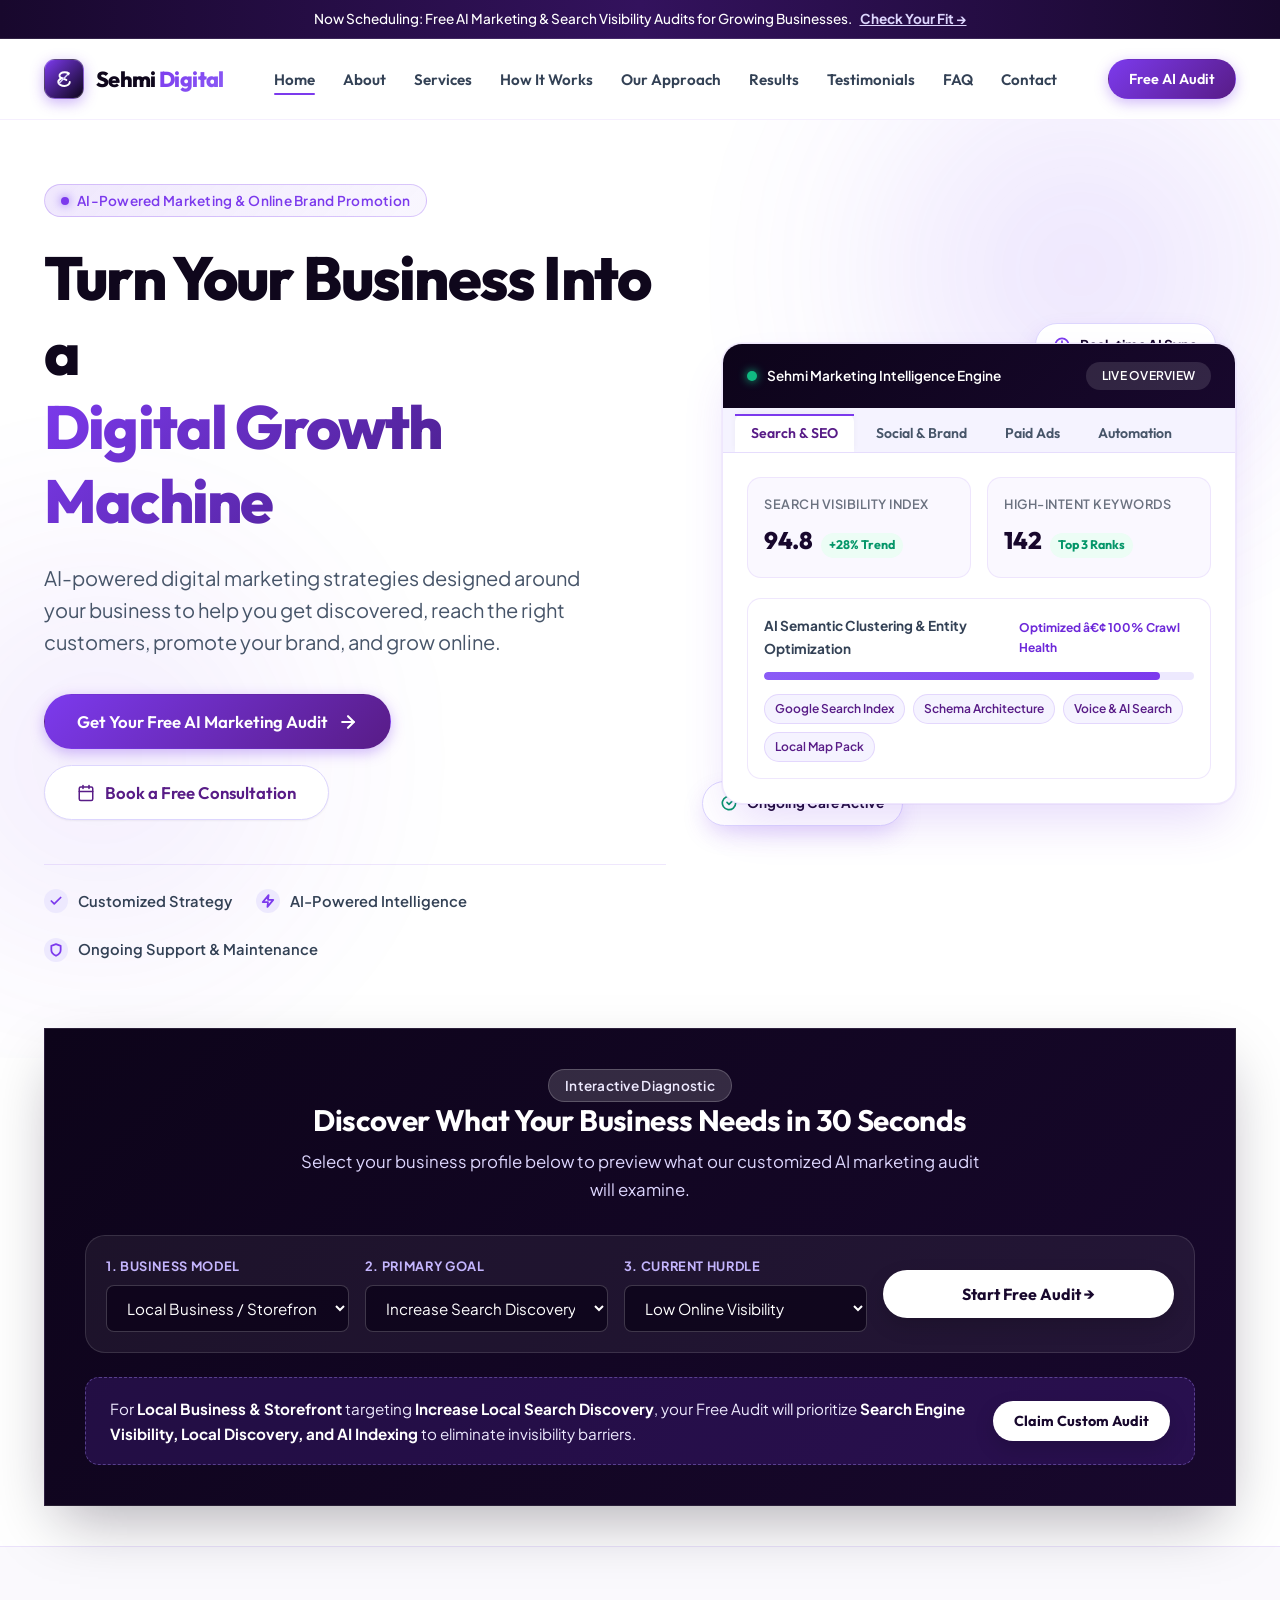
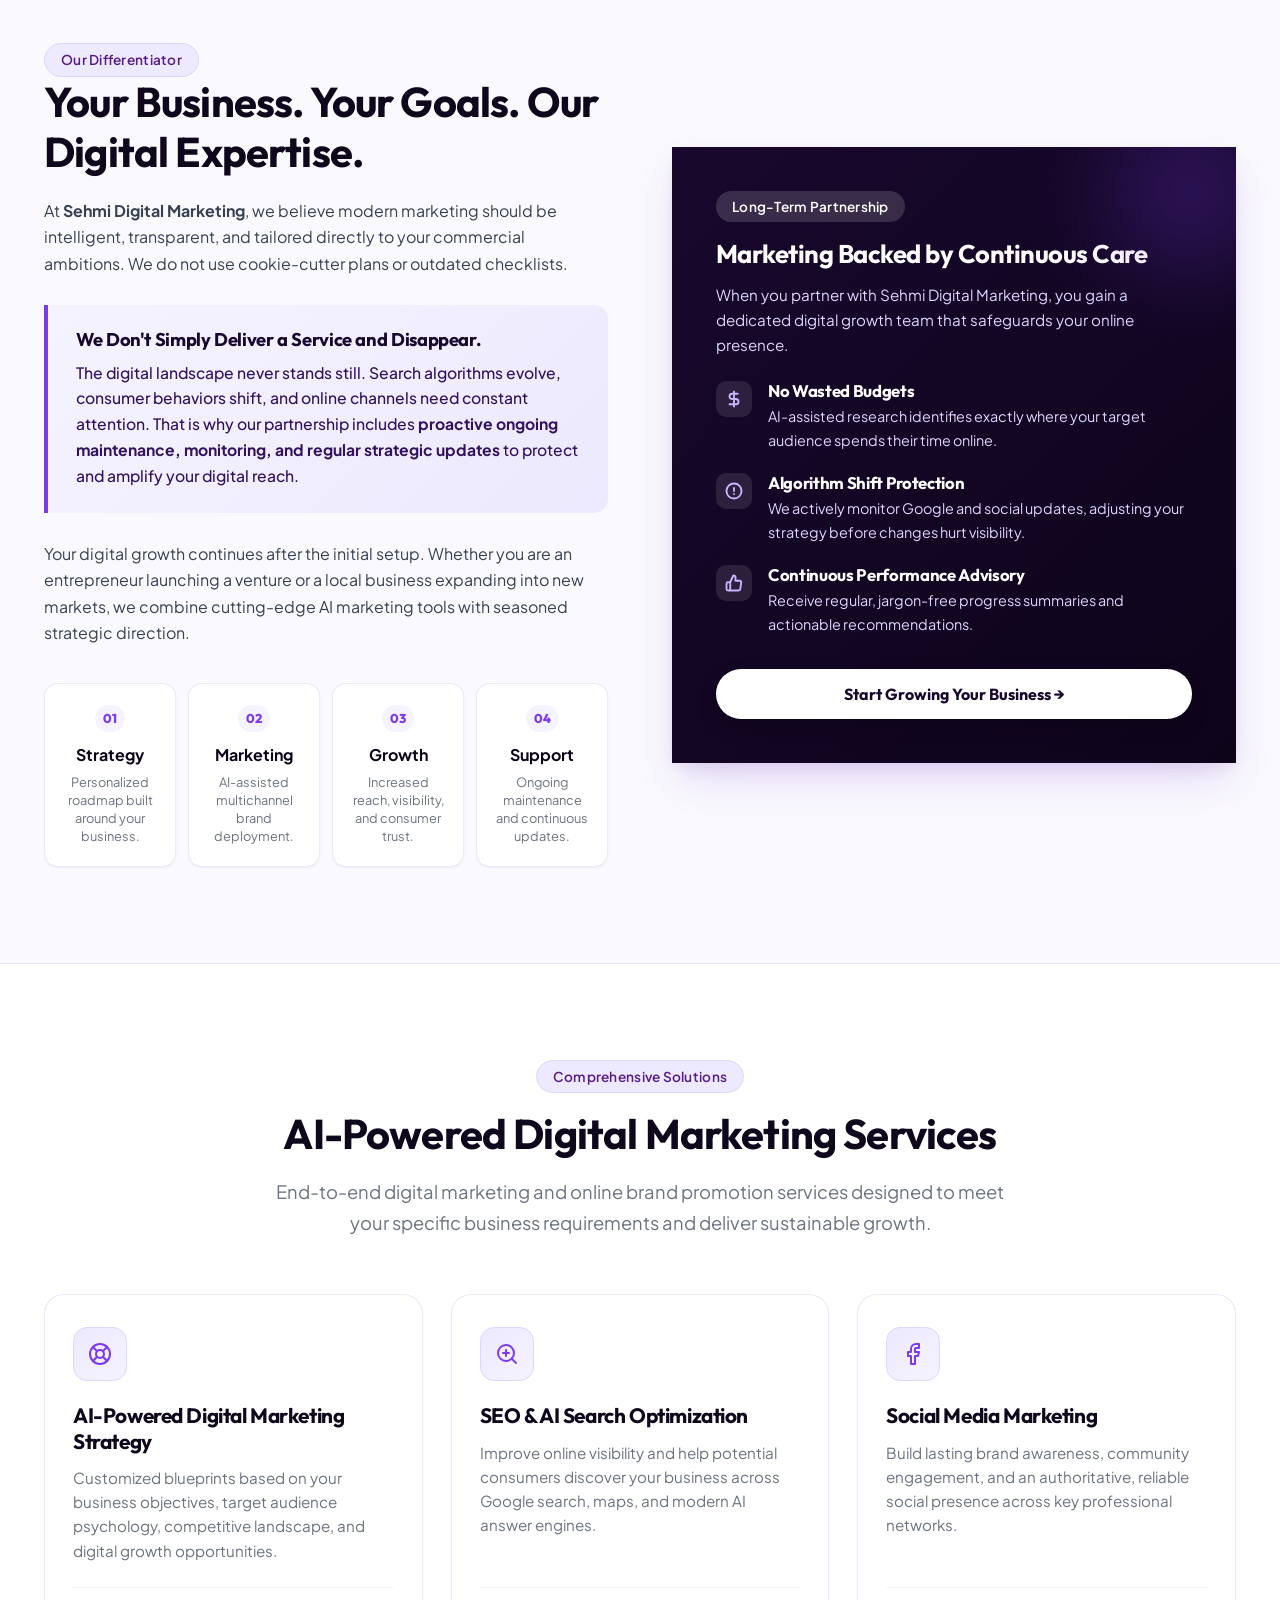
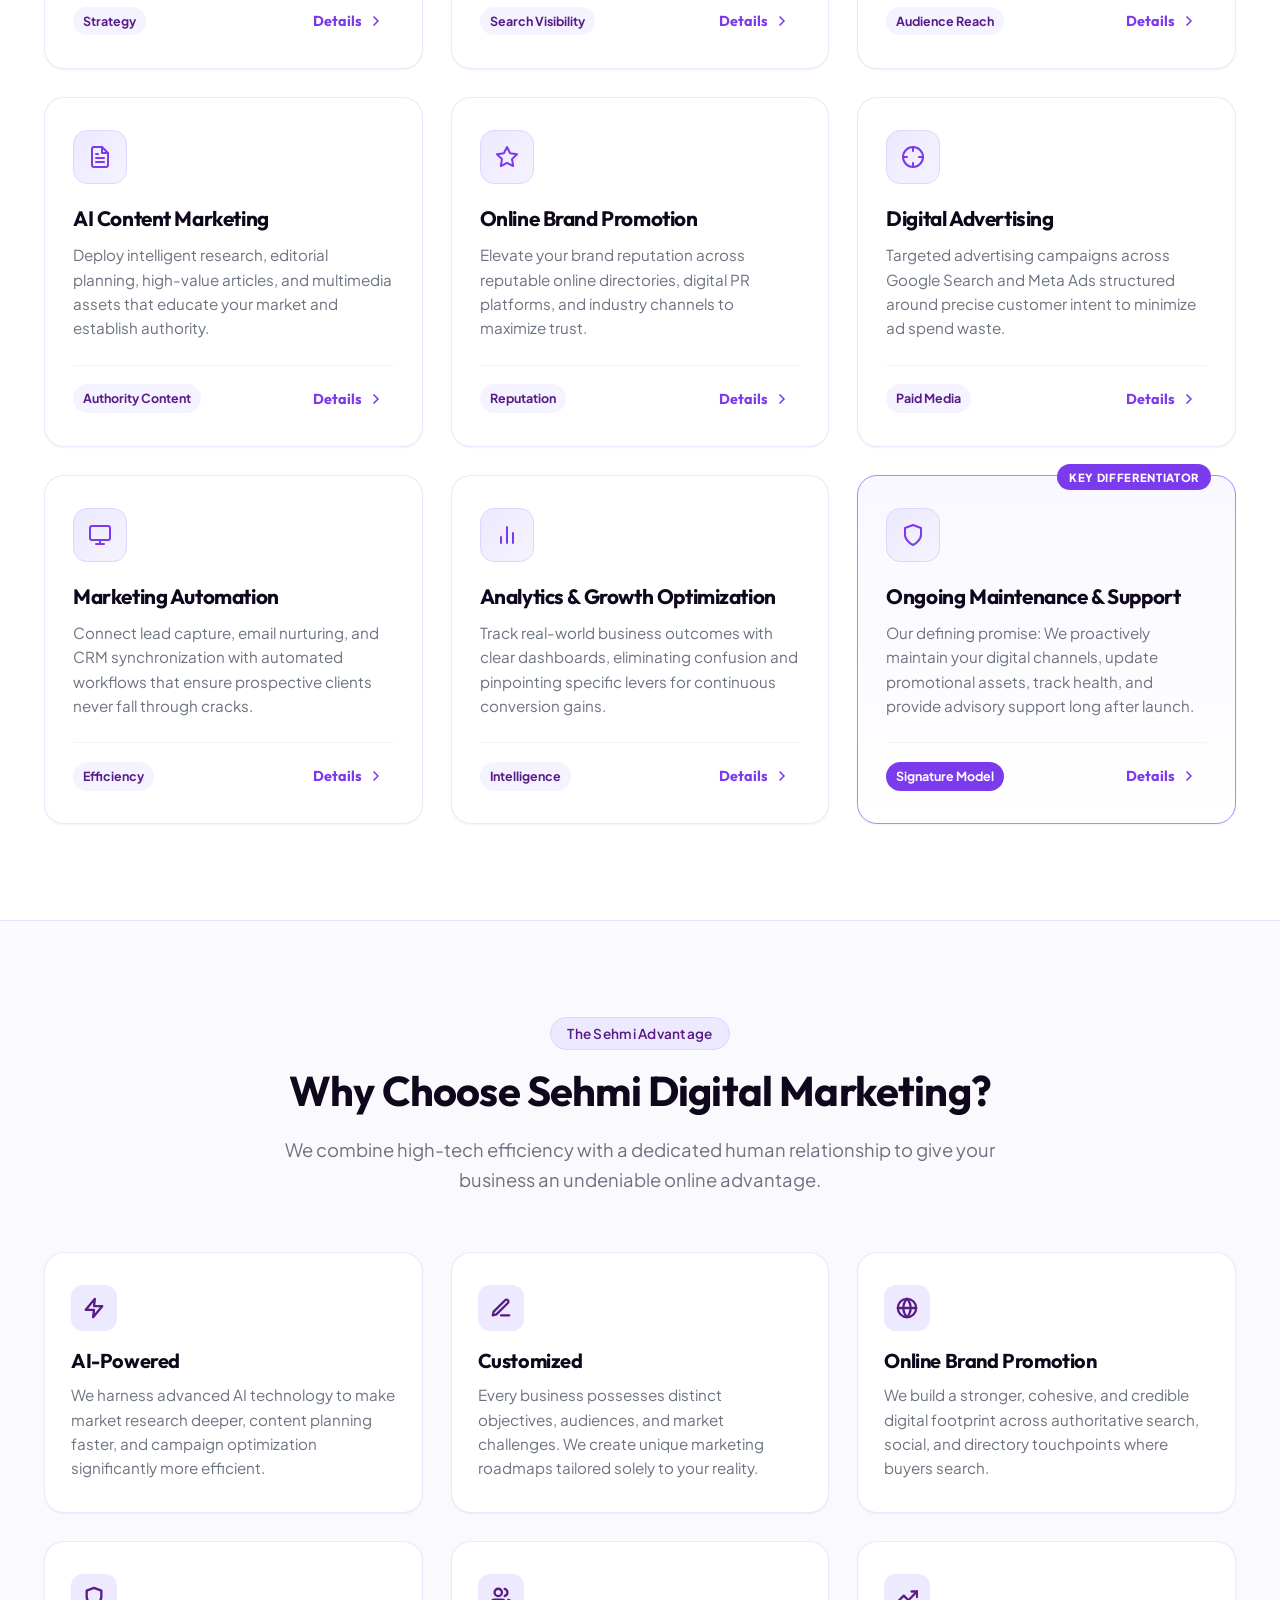
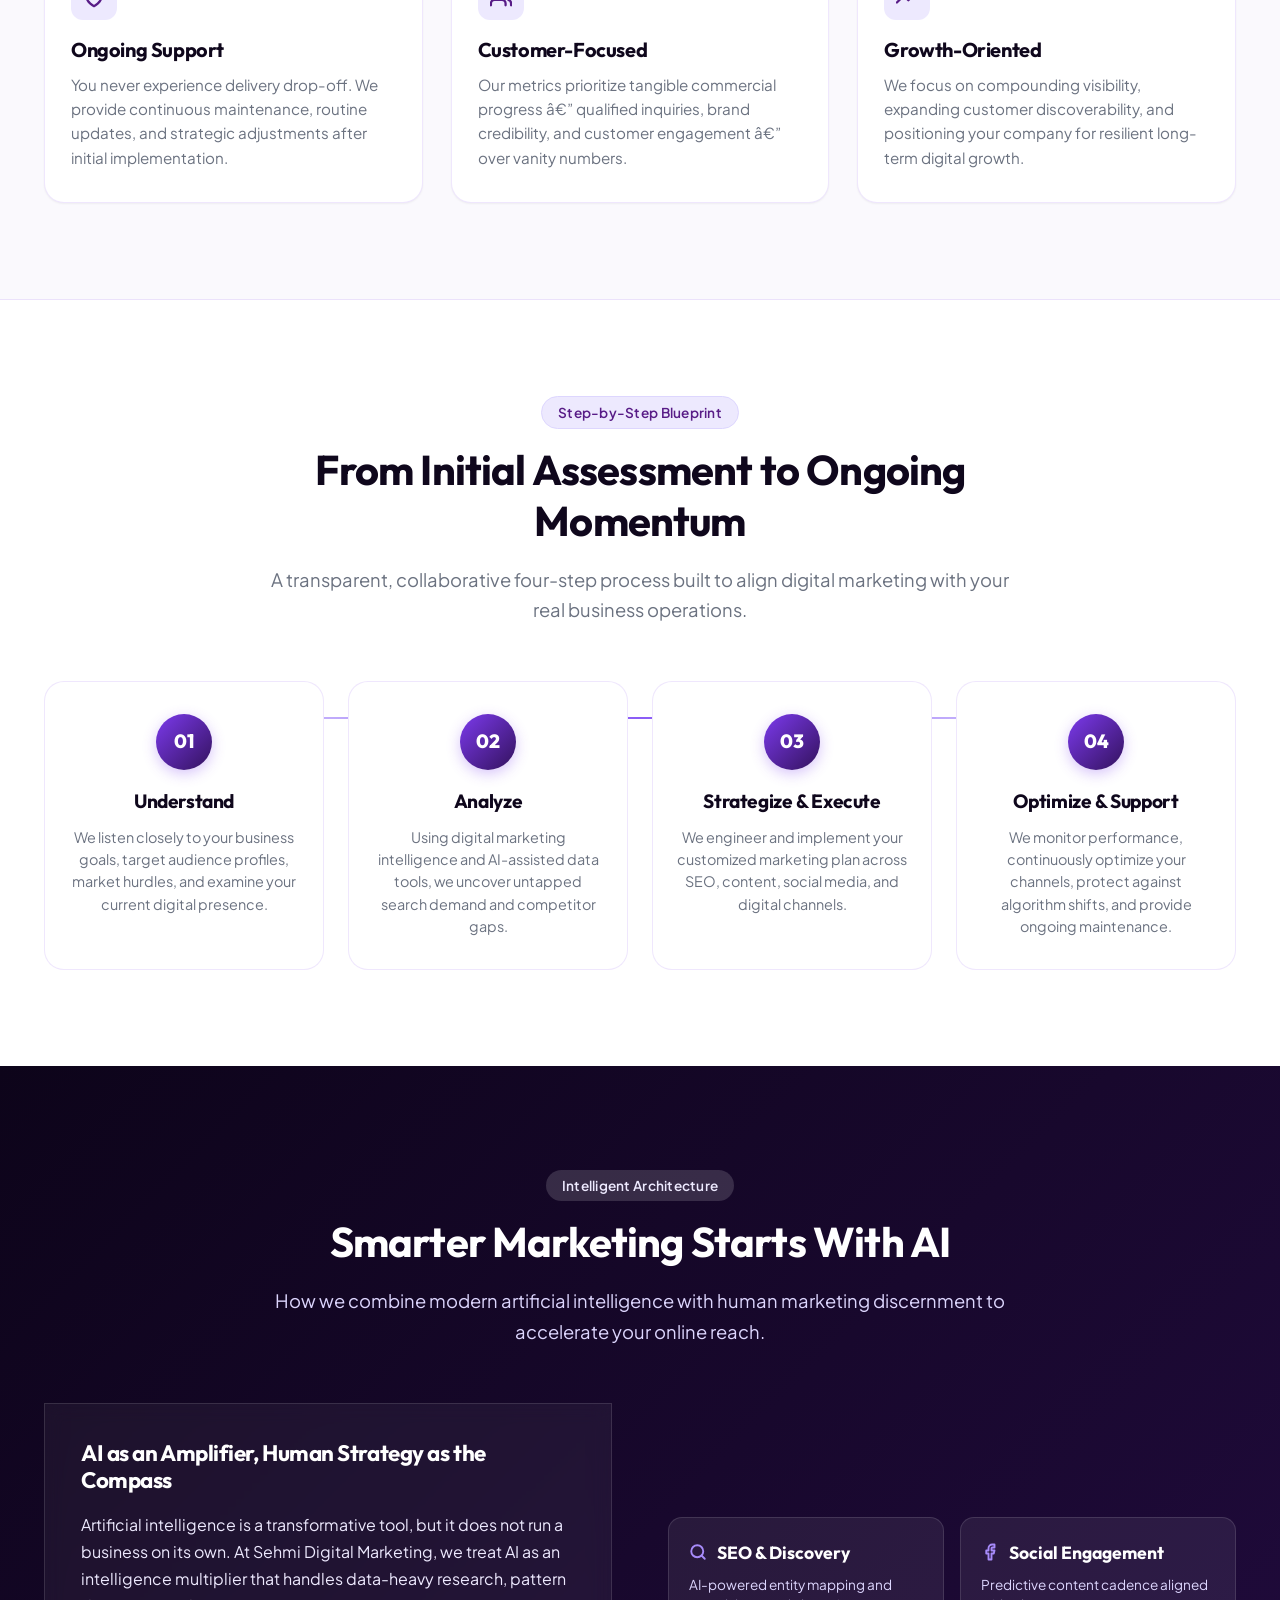
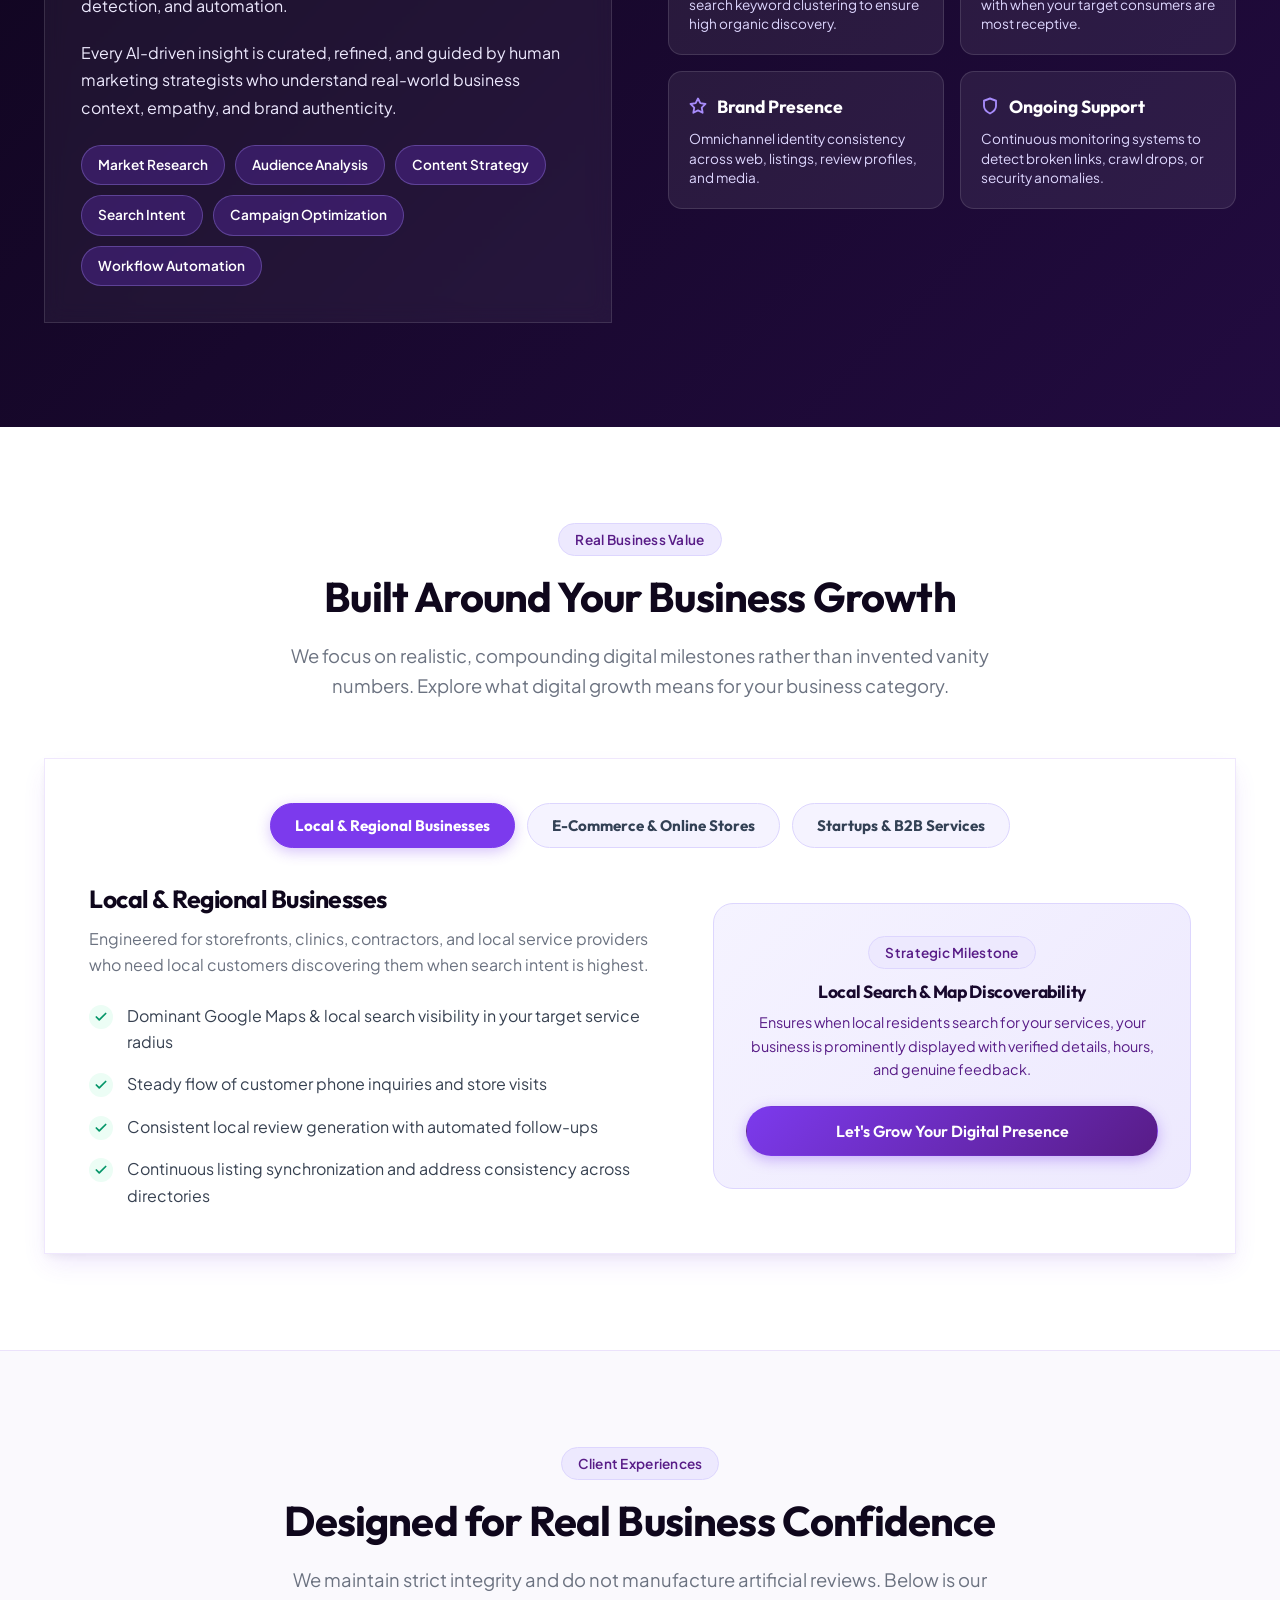
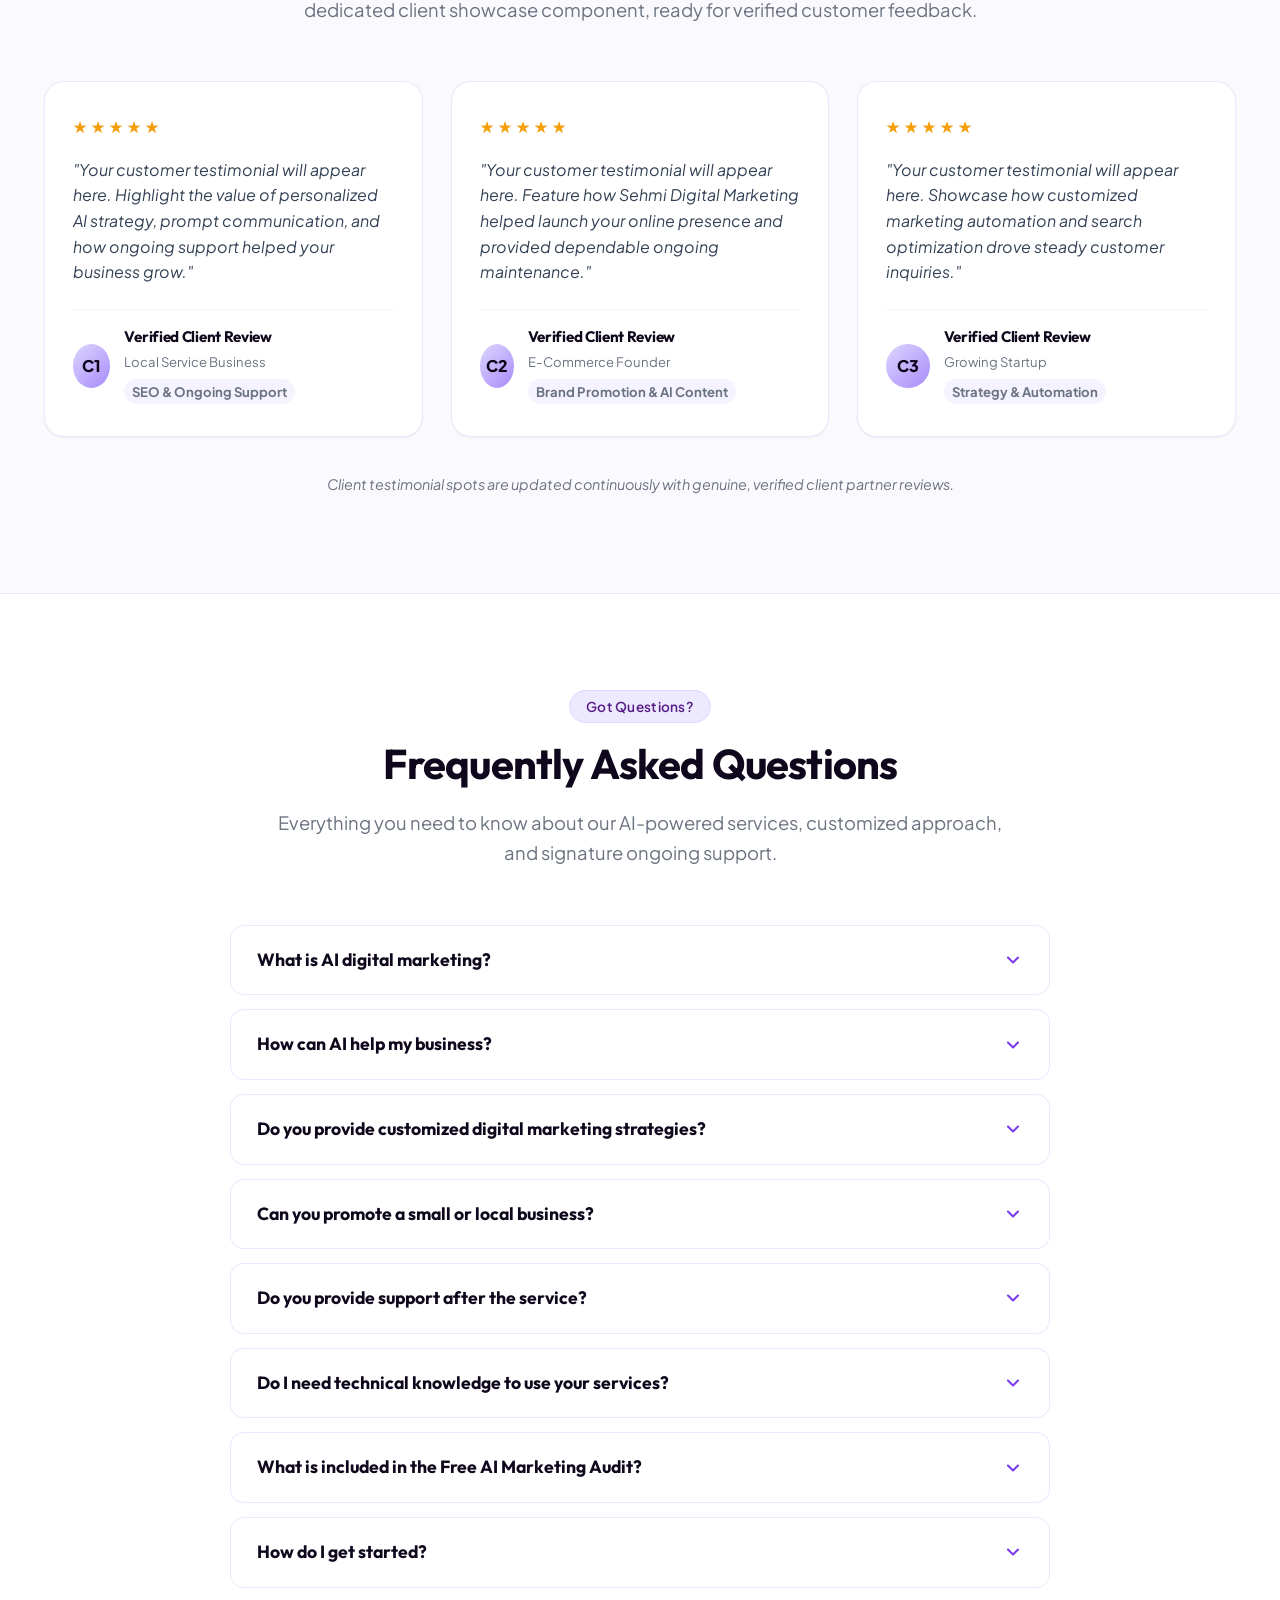
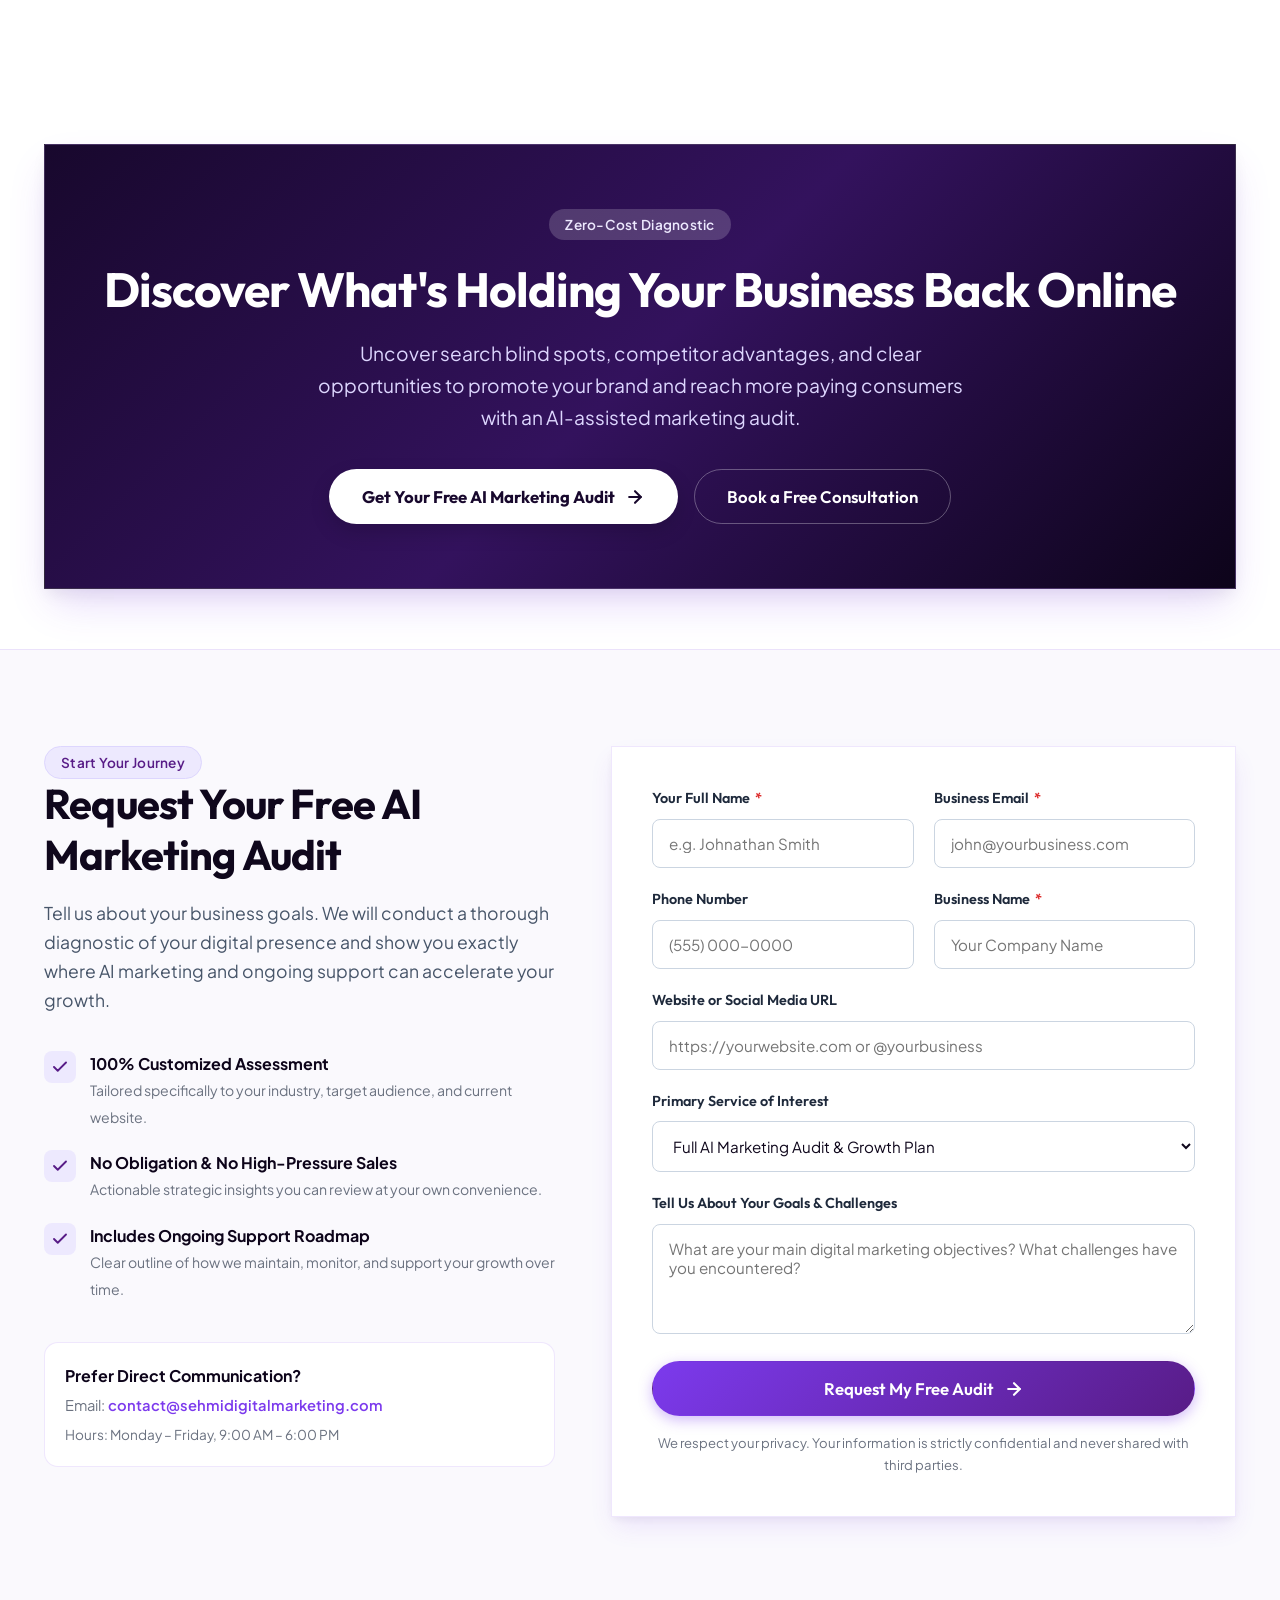
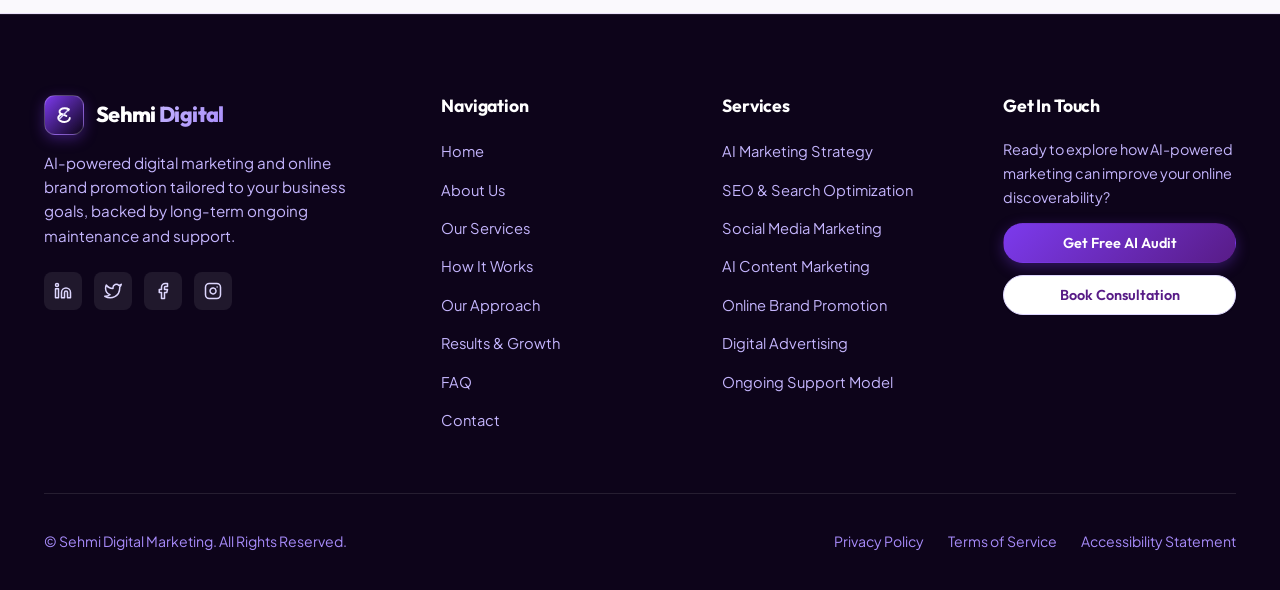
<file: index.html>
<!DOCTYPE html>
<html lang="en">
<head>
  <meta charset="UTF-8">
  <meta name="viewport" content="width=device-width, initial-scale=1.0">

  <!-- Brand Favicon & Core Stylesheet -->
  <link rel="icon" type="image/svg+xml" href="assets/favicon.svg">
  <link rel="apple-touch-icon" href="assets/logo-icon.svg">
  <link rel="stylesheet" href="styles.css">

  <!-- SEO-PANEL:START -->
  <title>Sehmi Digital Marketing | AI-Powered Digital Marketing & Brand Promotion</title>
  <meta name="description" content="Sehmi Digital Marketing provides AI-powered digital marketing, online brand promotion, and ongoing support customized to your business goals. Get your free AI audit today.">
  <meta name="keywords" content="AI digital marketing, AI digital marketing services, digital marketing services, online brand promotion, AI marketing, digital marketing for businesses, online business growth">
  <meta name="author" content="Sehmi Digital Marketing">
  <meta name="robots" content="index, follow">
  <meta name="theme-color" content="#18082D">

  <!-- Canonical & Open Graph -->
  <link rel="canonical" href="https://sehmidigitals.online/">
  <meta property="og:type" content="website">
  <meta property="og:url" content="https://sehmidigitals.online/">
  <meta property="og:title" content="Sehmi Digital Marketing | Smart AI. Powerful Marketing. Real Growth.">
  <meta property="og:description" content="AI-powered digital marketing strategies designed around your business to help you get discovered, reach consumers, and grow online with long-term ongoing support.">
  <meta property="og:image" content="https://sehmidigitals.online/assets/logo-concept-lockup.jpg">

  <!-- Twitter Card -->
  <meta name="twitter:card" content="summary_large_image">
  <meta name="twitter:title" content="Sehmi Digital Marketing | AI-Powered Digital Marketing">
  <meta name="twitter:description" content="Customized AI-powered marketing and brand promotion with ongoing maintenance and support.">

  <!-- Schema.org JSON-LD Structured Data -->
  <script type="application/ld+json">
  {
    "@context": "https://schema.org",
    "@type": "ProfessionalService",
    "name": "Sehmi Digital Marketing",
    "description": "AI-powered digital marketing and online brand promotion services customized to business needs with long-term ongoing support.",
    "url": "https://sehmidigitals.online",
    "logo": "https://sehmidigitals.online/assets/logo.svg",
    "priceRange": "$$",
    "areaServed": "Global",
    "knowsAbout": [
      "AI Digital Marketing",
      "Search Engine Optimization",
      "Online Brand Promotion",
      "Social Media Marketing",
      "AI Content Strategy",
      "Marketing Automation"
    ],
    "hasOfferCatalog": {
      "@type": "OfferCatalog",
      "name": "Digital Marketing Services",
      "itemListElement": [
        {
          "@type": "Offer",
          "itemOffered": {
            "@type": "Service",
            "name": "Free AI Marketing Audit"
          }
        },
        {
          "@type": "Offer",
          "itemOffered": {
            "@type": "Service",
            "name": "Ongoing Maintenance & Marketing Support"
          }
        }
      ]
    }
  }
  </script>

  <!-- Meta Pixel Code -->
  <script>
    !function(f,b,e,v,n,t,s)
    {if(f.fbq)return;n=f.fbq=function(){n.callMethod?
    n.callMethod.apply(n,arguments):n.queue.push(arguments)};
    if(!f._fbq)f._fbq=n;n.push=n;n.loaded=!0;n.version='2.0';
    n.queue=[];t=b.createElement(e);t.async=!0;
    t.src=v;s=b.getElementsByTagName(e)[0];
    s.parentNode.insertBefore(t,s)}(window, document,'script',
    'https://connect.facebook.net/en_US/fbevents.js');
    fbq('init', '1566486118088482');
    fbq('track', 'PageView');
  </script>
  <noscript>
    <img height="1" width="1" style="display:none"
    src="https://www.facebook.com/tr?id=1566486118088482&ev=PageView&noscript=1"
    alt="" />
  </noscript>
  <!-- End Meta Pixel Code -->
  <!-- SEO-PANEL:END -->
</head>
<body>
  <!-- Accessible Skip to Content Link -->
  <a href="#main-content" class="skip-to-content">Skip to main content</a>

  <!-- Top Announcement Bar -->
  <div class="announcement-bar" role="region" aria-label="Special Announcement">
    <span>Now Scheduling: Free AI Marketing & Search Visibility Audits for Growing Businesses.</span>
    <a href="#audit-diagnostic">Check Your Fit &rarr;</a>
  </div>

  <!-- Sticky Navigation Header -->
  <header class="site-header" role="banner">
    <div class="container nav-container">
      <a href="#hero" class="brand-logo" aria-label="Sehmi Digital Marketing Home">
        <div class="brand-logo-icon" aria-hidden="true">
          <svg width="24" height="24" viewBox="0 0 100 100" fill="none">
            <path d="M70 27 C62 20, 44 20, 36 27 C28 34, 30 43, 42 47 C48 49, 56 51, 60 54" stroke="#FFFFFF" stroke-width="8" stroke-linecap="round" />
            <path d="M40 46 C34 49, 26 53, 26 62 C26 73, 40 79, 52 79 C64 79, 74 71, 74 62" stroke="#FFFFFF" stroke-width="8" stroke-linecap="round" />
            <path d="M30 68 L68 28" stroke="#DDD6FE" stroke-width="6" stroke-linecap="round" />
            <polygon points="73,23 60,25 71,36" fill="#FFFFFF" />
            <path d="M49 43 Q49 49 43 49 Q49 49 49 55 Q49 49 55 49 Q49 49 49 43 Z" fill="#FFFFFF" />
            <circle cx="49" cy="49" r="2" fill="#7C3AED" />
          </svg>
        </div>
        <span>Sehmi <span class="highlight">Digital</span></span>
      </a>

      <!-- Desktop Navigation Menu -->
      <nav class="nav-menu-wrapper" role="navigation" aria-label="Primary Navigation">
        <ul class="nav-menu">
          <li><a href="#hero" class="nav-link active">Home</a></li>
          <li><a href="#about" class="nav-link">About</a></li>
          <li><a href="#services" class="nav-link">Services</a></li>
          <li><a href="#how-it-works" class="nav-link">How It Works</a></li>
          <li><a href="#ai-approach" class="nav-link">Our Approach</a></li>
          <li><a href="#results" class="nav-link">Results</a></li>
          <li><a href="#testimonials" class="nav-link">Testimonials</a></li>
          <li><a href="#faq" class="nav-link">FAQ</a></li>
          <li><a href="#contact" class="nav-link">Contact</a></li>
        </ul>
      </nav>

      <!-- Desktop Primary CTA & Mobile Hamburger -->
      <div class="nav-actions">
        <a href="#contact" class="btn btn-primary btn-sm">Free AI Audit</a>
        <button class="hamburger-btn" aria-label="Open mobile navigation menu" aria-expanded="false" aria-controls="mobile-drawer">
          <svg width="24" height="24" viewBox="0 0 24 24" fill="none" stroke="currentColor" stroke-width="2" stroke-linecap="round" stroke-linejoin="round">
            <line x1="3" y1="12" x2="21" y2="12"></line>
            <line x1="3" y1="6" x2="21" y2="6"></line>
            <line x1="3" y1="18" x2="21" y2="18"></line>
          </svg>
        </button>
      </div>
    </div>
  </header>

  <!-- Mobile Navigation Drawer -->
  <div class="mobile-nav-overlay" aria-hidden="true"></div>
  <aside id="mobile-drawer" class="mobile-nav-drawer" role="dialog" aria-modal="true" aria-label="Mobile Navigation">
    <div class="mobile-drawer-header">
      <a href="#hero" class="brand-logo" aria-label="Sehmi Digital Marketing Home">
        <div class="brand-logo-icon" aria-hidden="true">
          <svg width="22" height="22" viewBox="0 0 100 100" fill="none">
            <path d="M70 27 C62 20, 44 20, 36 27 C28 34, 30 43, 42 47 C48 49, 56 51, 60 54" stroke="#FFFFFF" stroke-width="8" stroke-linecap="round" />
            <path d="M40 46 C34 49, 26 53, 26 62 C26 73, 40 79, 52 79 C64 79, 74 71, 74 62" stroke="#FFFFFF" stroke-width="8" stroke-linecap="round" />
            <path d="M30 68 L68 28" stroke="#DDD6FE" stroke-width="6" stroke-linecap="round" />
            <polygon points="73,23 60,25 71,36" fill="#FFFFFF" />
            <path d="M49 43 Q49 49 43 49 Q49 49 49 55 Q49 49 55 49 Q49 49 49 43 Z" fill="#FFFFFF" />
            <circle cx="49" cy="49" r="2" fill="#7C3AED" />
          </svg>
        </div>
        <span>Sehmi <span class="highlight">Digital</span></span>
      </a>
      <button class="close-drawer-btn" aria-label="Close navigation menu">
        <svg width="24" height="24" viewBox="0 0 24 24" fill="none" stroke="currentColor" stroke-width="2" stroke-linecap="round" stroke-linejoin="round">
          <line x1="18" y1="6" x2="6" y2="18"></line>
          <line x1="6" y1="6" x2="18" y2="18"></line>
        </svg>
      </button>
    </div>
    <ul class="mobile-nav-links">
      <li><a href="#hero">Home</a></li>
      <li><a href="#about">About</a></li>
      <li><a href="#services">Services</a></li>
      <li><a href="#how-it-works">How It Works</a></li>
      <li><a href="#ai-approach">Our Approach</a></li>
      <li><a href="#results">Results</a></li>
      <li><a href="#testimonials">Testimonials</a></li>
      <li><a href="#faq">FAQ</a></li>
      <li><a href="#contact">Contact</a></li>
    </ul>
    <div style="margin-top:auto;">
      <a href="#contact" class="btn btn-primary" style="width:100%;">Get Free AI Marketing Audit</a>
    </div>
  </aside>

  <!-- Main Content Landmark -->
  <main id="main-content">

    <!-- ====================================================================
         HERO SECTION
         ==================================================================== -->
    <section id="hero" class="hero-section" aria-labelledby="hero-heading">
      <div class="hero-glow-blob hero-glow-1" aria-hidden="true"></div>
      <div class="hero-glow-blob hero-glow-2" aria-hidden="true"></div>

      <div class="container hero-grid">
        <!-- Hero Left Column: Core Value Proposition -->
        <div class="hero-content">
          <div class="badge badge-ai">
            <span class="badge-dot" aria-hidden="true"></span>
            <span>AI-Powered Marketing & Online Brand Promotion</span>
          </div>

          <h1 id="hero-heading" class="hero-title">
            Turn Your Business Into a <span class="gradient-text">Digital Growth Machine</span>
          </h1>

          <p class="hero-subtitle">
            AI-powered digital marketing strategies designed around your business to help you get discovered, reach the right customers, promote your brand, and grow online.
          </p>

          <div class="hero-actions">
            <a href="#contact" class="btn btn-primary btn-lg">
              <span>Get Your Free AI Marketing Audit</span>
              <svg width="20" height="20" viewBox="0 0 24 24" fill="none" stroke="currentColor" stroke-width="2.5" stroke-linecap="round" stroke-linejoin="round" aria-hidden="true">
                <line x1="5" y1="12" x2="19" y2="12"></line>
                <polyline points="12 5 19 12 12 19"></polyline>
              </svg>
            </a>
            <button type="button" class="btn btn-secondary btn-lg trigger-consultation-modal">
              <svg width="18" height="18" viewBox="0 0 24 24" fill="none" stroke="currentColor" stroke-width="2" stroke-linecap="round" stroke-linejoin="round" aria-hidden="true">
                <rect x="3" y="4" width="18" height="18" rx="2" ry="2"></rect>
                <line x1="16" y1="2" x2="16" y2="6"></line>
                <line x1="8" y1="2" x2="8" y2="6"></line>
                <line x1="3" y1="10" x2="21" y2="10"></line>
              </svg>
              <span>Book a Free Consultation</span>
            </button>
          </div>

          <!-- Hero Trust Pillars -->
          <div class="hero-trust-pillars" aria-label="Key Agency Pillars">
            <div class="trust-pillar-item">
              <div class="trust-pillar-icon" aria-hidden="true">
                <svg width="14" height="14" viewBox="0 0 24 24" fill="none" stroke="currentColor" stroke-width="3" stroke-linecap="round" stroke-linejoin="round">
                  <polyline points="20 6 9 17 4 12"></polyline>
                </svg>
              </div>
              <span>Customized Strategy</span>
            </div>
            <div class="trust-pillar-item">
              <div class="trust-pillar-icon" aria-hidden="true">
                <svg width="14" height="14" viewBox="0 0 24 24" fill="none" stroke="currentColor" stroke-width="3" stroke-linecap="round" stroke-linejoin="round">
                  <polygon points="13 2 3 14 12 14 11 22 21 10 12 10 13 2"></polygon>
                </svg>
              </div>
              <span>AI-Powered Intelligence</span>
            </div>
            <div class="trust-pillar-item">
              <div class="trust-pillar-icon" aria-hidden="true">
                <svg width="14" height="14" viewBox="0 0 24 24" fill="none" stroke="currentColor" stroke-width="3" stroke-linecap="round" stroke-linejoin="round">
                  <path d="M12 22s8-4 8-10V5l-8-3-8 3v7c0 6 8 10 8 10z"></path>
                </svg>
              </div>
              <span>Ongoing Support & Maintenance</span>
            </div>
          </div>
        </div>

        <!-- Hero Right Column: Interactive AI Marketing Dashboard Simulation -->
        <div class="hero-dashboard-container" aria-label="Live Marketing Engine Preview">
          <!-- Floating decorative nodes -->
          <div class="floating-ai-node floating-node-top" aria-hidden="true">
            <svg width="16" height="16" viewBox="0 0 24 24" fill="none" stroke="#7C3AED" stroke-width="2.5" stroke-linecap="round" stroke-linejoin="round">
              <circle cx="12" cy="12" r="10"></circle>
              <polyline points="12 6 12 12 16 14"></polyline>
            </svg>
            <span>Real-time AI Sync</span>
          </div>

          <div class="floating-ai-node floating-node-bottom" aria-hidden="true">
            <svg width="16" height="16" viewBox="0 0 24 24" fill="none" stroke="#059669" stroke-width="2.5" stroke-linecap="round" stroke-linejoin="round">
              <path d="M22 11.08V12a10 10 0 1 1-5.93-9.14"></path>
              <polyline points="22 4 12 14.01 9 11.01"></polyline>
            </svg>
            <span>Ongoing Care Active</span>
          </div>

          <div class="hero-dashboard-card">
            <!-- Header bar -->
            <div class="dashboard-card-header">
              <div class="dashboard-status-indicator">
                <span class="dashboard-status-dot" aria-hidden="true"></span>
                <span>Sehmi Marketing Intelligence Engine</span>
              </div>
              <span class="badge" style="background:rgba(255,255,255,0.12); color:#fff; font-size:0.75rem;">LIVE OVERVIEW</span>
            </div>

            <!-- Tab switcher -->
            <div class="dashboard-tabs" role="tablist" aria-label="Marketing Channels">
              <button class="dash-tab-btn active" role="tab" aria-selected="true" data-tab="seo">Search & SEO</button>
              <button class="dash-tab-btn" role="tab" aria-selected="false" data-tab="social">Social & Brand</button>
              <button class="dash-tab-btn" role="tab" aria-selected="false" data-tab="ads">Paid Ads</button>
              <button class="dash-tab-btn" role="tab" aria-selected="false" data-tab="automation">Automation</button>
            </div>

            <!-- Dashboard Content Body -->
            <div class="dashboard-body">
              <div class="dash-metrics-grid">
                <div class="dash-metric-box">
                  <div id="dash-m1-label" class="dash-metric-label">Search Visibility Index</div>
                  <div class="dash-metric-value">
                    <span id="dash-m1-val">94.8</span>
                    <span id="dash-m1-tag" class="dash-metric-tag">+28% Trend</span>
                  </div>
                </div>

                <div class="dash-metric-box">
                  <div id="dash-m2-label" class="dash-metric-label">High-Intent Keywords</div>
                  <div class="dash-metric-value">
                    <span id="dash-m2-val">142</span>
                    <span id="dash-m2-tag" class="dash-metric-tag">Top 3 Ranks</span>
                  </div>
                </div>
              </div>

              <!-- Activity progress & channel tags -->
              <div class="dash-activity-panel">
                <div class="dash-activity-header">
                  <span id="dash-activity-title">AI Semantic Clustering & Entity Optimization</span>
                  <span id="dash-activity-status" style="font-size:0.75rem; color:#6D28D9;">Optimized â€¢ 100% Crawl Health</span>
                </div>
                <div class="dash-progress-track" aria-hidden="true">
                  <div id="dash-progress-bar" class="dash-progress-bar" style="width: 92%;"></div>
                </div>
                <div id="dash-tags-container" class="dash-feature-tags">
                  <span class="dash-tag">Google Search Index</span>
                  <span class="dash-tag">Schema Architecture</span>
                  <span class="dash-tag">Voice & AI Search</span>
                  <span class="dash-tag">Local Map Pack</span>
                </div>
              </div>
            </div>
          </div>
        </div>
      </div>
    </section>


    <!-- ====================================================================
         INTERACTIVE QUICK AUDIT DIAGNOSTIC
         ==================================================================== -->
    <section id="audit-diagnostic" class="audit-diagnostic-section" aria-labelledby="diagnostic-heading">
      <div class="container">
        <div class="diagnostic-card">
          <div class="diagnostic-header">
            <span class="badge badge-purple" style="background:rgba(255,255,255,0.15); color:#EDE9FE; border-color:rgba(255,255,255,0.2);">Interactive Diagnostic</span>
            <h3 id="diagnostic-heading">Discover What Your Business Needs in 30 Seconds</h3>
            <p>Select your business profile below to preview what our customized AI marketing audit will examine.</p>
          </div>

          <div class="diagnostic-form-grid">
            <div class="diag-field-group">
              <label for="diag-business-type">1. Business Model</label>
              <select id="diag-business-type" class="diag-select">
                <option value="Local Business & Storefront">Local Business / Storefront</option>
                <option value="E-Commerce & Retail">E-Commerce & Online Store</option>
                <option value="Startup & Technology">Startup & Tech Company</option>
                <option value="Professional & B2B Services">Professional & B2B Services</option>
                <option value="Home & Contractor Services">Home & Contractor Services</option>
              </select>
            </div>

            <div class="diag-field-group">
              <label for="diag-primary-goal">2. Primary Goal</label>
              <select id="diag-primary-goal" class="diag-select">
                <option value="Increase Local Search Discovery">Increase Search Discovery</option>
                <option value="Reach More Target Consumers">Reach More Target Consumers</option>
                <option value="Build a Consistent Brand">Build Consistent Brand Presence</option>
                <option value="Improve Qualified Inquiries">Improve Inquiries & Bookings</option>
              </select>
            </div>

            <div class="diag-field-group">
              <label for="diag-hurdle">3. Current Hurdle</label>
              <select id="diag-hurdle" class="diag-select">
                <option value="visibility">Low Online Visibility</option>
                <option value="conversion">Low Conversion / Inquiry Rate</option>
                <option value="consistency">Lack of Ongoing Maintenance</option>
                <option value="strategy">Unclear Marketing Strategy</option>
              </select>
            </div>

            <div style="display:flex; align-items:flex-end;">
              <button type="button" id="diag-apply-btn" class="btn btn-light" style="width:100%; height:46px;">
                <span>Start Free Audit &rarr;</span>
              </button>
            </div>
          </div>

          <div class="diag-result-preview" aria-live="polite">
            <div id="diag-result-content" class="diag-result-text">
              For <strong>Local Business & Storefront</strong> targeting <strong>Increase Local Search Discovery</strong>, your Free Audit will prioritize <strong>Search Engine Visibility, Local Discovery, and AI Indexing</strong> to eliminate invisibility barriers.
            </div>
            <a href="#contact" class="btn btn-light btn-sm diag-claim-btn" style="font-weight:700;">Claim Custom Audit</a>
          </div>
        </div>
      </div>
    </section>


    <!-- ====================================================================
         ABOUT SECTION & ONGOING SUPPORT DIFFERENTIATOR
         ==================================================================== -->
    <section id="about" class="section section-subtle" aria-labelledby="about-heading">
      <div class="container about-grid">
        <!-- Content Column -->
        <div class="about-content">
          <div class="badge badge-purple">Our Differentiator</div>
          <h2 id="about-heading">Your Business. Your Goals. Our Digital Expertise.</h2>
          <p>
            At <strong>Sehmi Digital Marketing</strong>, we believe modern marketing should be intelligent, transparent, and tailored directly to your commercial ambitions. We do not use cookie-cutter plans or outdated checklists.
          </p>

          <div class="differentiator-box">
            <h4>We Don't Simply Deliver a Service and Disappear.</h4>
            <p>
              The digital landscape never stands still. Search algorithms evolve, consumer behaviors shift, and online channels need constant attention. That is why our partnership includes <strong>proactive ongoing maintenance, monitoring, and regular strategic updates</strong> to protect and amplify your digital reach.
            </p>
          </div>

          <p>
            Your digital growth continues after the initial setup. Whether you are an entrepreneur launching a venture or a local business expanding into new markets, we combine cutting-edge AI marketing tools with seasoned strategic direction.
          </p>

          <!-- 4-Stage Lifecycle Flow -->
          <div class="lifecycle-pipeline" role="list" aria-label="Our 4-Stage Ongoing Support Lifecycle">
            <div class="lifecycle-stage" role="listitem">
              <span class="stage-number">01</span>
              <div class="stage-title">Strategy</div>
              <div class="stage-desc">Personalized roadmap built around your business.</div>
            </div>
            <div class="lifecycle-stage" role="listitem">
              <span class="stage-number">02</span>
              <div class="stage-title">Marketing</div>
              <div class="stage-desc">AI-assisted multichannel brand deployment.</div>
            </div>
            <div class="lifecycle-stage" role="listitem">
              <span class="stage-number">03</span>
              <div class="stage-title">Growth</div>
              <div class="stage-desc">Increased reach, visibility, and consumer trust.</div>
            </div>
            <div class="lifecycle-stage" role="listitem">
              <span class="stage-number">04</span>
              <div class="stage-title">Support</div>
              <div class="stage-desc">Ongoing maintenance and continuous updates.</div>
            </div>
          </div>
        </div>

        <!-- Visual / Value Column -->
        <div class="about-visual-card">
          <div class="about-visual-glow" aria-hidden="true"></div>
          <div class="badge" style="background:rgba(255,255,255,0.15); color:#fff; margin-bottom:16px;">Long-Term Partnership</div>
          <h3 style="color:#fff; font-size:1.6rem; margin-bottom:12px;">Marketing Backed by Continuous Care</h3>
          <p style="color:var(--purple-200); font-size:0.95rem;">
            When you partner with Sehmi Digital Marketing, you gain a dedicated digital growth team that safeguards your online presence.
          </p>

          <ul class="about-feature-list">
            <li class="about-feature-item">
              <div class="about-feature-icon" aria-hidden="true">
                <svg width="18" height="18" viewBox="0 0 24 24" fill="none" stroke="currentColor" stroke-width="2.5" stroke-linecap="round" stroke-linejoin="round">
                  <path d="M12 2v20M17 5H9.5a3.5 3.5 0 0 0 0 7h5a3.5 3.5 0 0 1 0 7H6"></path>
                </svg>
              </div>
              <div class="about-feature-text">
                <h4>No Wasted Budgets</h4>
                <p>AI-assisted research identifies exactly where your target audience spends their time online.</p>
              </div>
            </li>

            <li class="about-feature-item">
              <div class="about-feature-icon" aria-hidden="true">
                <svg width="18" height="18" viewBox="0 0 24 24" fill="none" stroke="currentColor" stroke-width="2.5" stroke-linecap="round" stroke-linejoin="round">
                  <circle cx="12" cy="12" r="10"></circle>
                  <line x1="12" y1="8" x2="12" y2="12"></line>
                  <line x1="12" y1="16" x2="12.01" y2="16"></line>
                </svg>
              </div>
              <div class="about-feature-text">
                <h4>Algorithm Shift Protection</h4>
                <p>We actively monitor Google and social updates, adjusting your strategy before changes hurt visibility.</p>
              </div>
            </li>

            <li class="about-feature-item">
              <div class="about-feature-icon" aria-hidden="true">
                <svg width="18" height="18" viewBox="0 0 24 24" fill="none" stroke="currentColor" stroke-width="2.5" stroke-linecap="round" stroke-linejoin="round">
                  <path d="M14 9V5a3 3 0 0 0-3-3l-4 9v11h11.28a2 2 0 0 0 2-1.7l1.38-9a2 2 0 0 0-2-2.3zM7 22H4a2 2 0 0 1-2-2v-7a2 2 0 0 1 2-2h3"></path>
                </svg>
              </div>
              <div class="about-feature-text">
                <h4>Continuous Performance Advisory</h4>
                <p>Receive regular, jargon-free progress summaries and actionable recommendations.</p>
              </div>
            </li>
          </ul>

          <div style="margin-top:32px;">
            <a href="#contact" class="btn btn-light" style="width:100%;">
              <span>Start Growing Your Business &rarr;</span>
            </a>
          </div>
        </div>
      </div>
    </section>


    <!-- ====================================================================
         SERVICES SECTION (9 INTERACTIVE CARDS)
         ==================================================================== -->
    <section id="services" class="section" aria-labelledby="services-heading">
      <div class="container">
        <div class="section-header">
          <div class="badge badge-purple">Comprehensive Solutions</div>
          <h2 id="services-heading">AI-Powered Digital Marketing Services</h2>
          <p>
            End-to-end digital marketing and online brand promotion services designed to meet your specific business requirements and deliver sustainable growth.
          </p>
        </div>

        <div class="services-grid">
          <!-- Service 1 -->
          <article class="service-card" aria-labelledby="srv-1-title">
            <div class="service-icon-box" aria-hidden="true">
              <svg width="24" height="24" viewBox="0 0 24 24" fill="none" stroke="currentColor" stroke-width="2" stroke-linecap="round" stroke-linejoin="round">
                <circle cx="12" cy="12" r="10"></circle>
                <path d="m4.93 4.93 4.24 4.24"></path>
                <path d="m14.83 9.17 4.24-4.24"></path>
                <path d="m14.83 14.83 4.24 4.24"></path>
                <path d="m9.17 14.83-4.24 4.24"></path>
                <circle cx="12" cy="12" r="4"></circle>
              </svg>
            </div>
            <h3 id="srv-1-title">AI-Powered Digital Marketing Strategy</h3>
            <p>
              Customized blueprints based on your business objectives, target audience psychology, competitive landscape, and digital growth opportunities.
            </p>
            <div class="service-card-footer">
              <span class="service-tag">Strategy</span>
              <button type="button" class="service-learn-more-btn" data-service="strategy" aria-label="Learn more about AI-Powered Strategy">
                <span>Details</span>
                <svg width="16" height="16" viewBox="0 0 24 24" fill="none" stroke="currentColor" stroke-width="2.5" stroke-linecap="round" stroke-linejoin="round" aria-hidden="true"><polyline points="9 18 15 12 9 6"></polyline></svg>
              </button>
            </div>
          </article>

          <!-- Service 2 -->
          <article class="service-card" aria-labelledby="srv-2-title">
            <div class="service-icon-box" aria-hidden="true">
              <svg width="24" height="24" viewBox="0 0 24 24" fill="none" stroke="currentColor" stroke-width="2" stroke-linecap="round" stroke-linejoin="round">
                <circle cx="11" cy="11" r="8"></circle>
                <line x1="21" y1="21" x2="16.65" y2="16.65"></line>
                <line x1="11" y1="8" x2="11" y2="14"></line>
                <line x1="8" y1="11" x2="14" y2="11"></line>
              </svg>
            </div>
            <h3 id="srv-2-title">SEO & AI Search Optimization</h3>
            <p>
              Improve online visibility and help potential consumers discover your business across Google search, maps, and modern AI answer engines.
            </p>
            <div class="service-card-footer">
              <span class="service-tag">Search Visibility</span>
              <button type="button" class="service-learn-more-btn" data-service="seo" aria-label="Learn more about SEO and AI Search Optimization">
                <span>Details</span>
                <svg width="16" height="16" viewBox="0 0 24 24" fill="none" stroke="currentColor" stroke-width="2.5" stroke-linecap="round" stroke-linejoin="round" aria-hidden="true"><polyline points="9 18 15 12 9 6"></polyline></svg>
              </button>
            </div>
          </article>

          <!-- Service 3 -->
          <article class="service-card" aria-labelledby="srv-3-title">
            <div class="service-icon-box" aria-hidden="true">
              <svg width="24" height="24" viewBox="0 0 24 24" fill="none" stroke="currentColor" stroke-width="2" stroke-linecap="round" stroke-linejoin="round">
                <path d="M18 2h-3a5 5 0 0 0-5 5v3H7v4h3v8h4v-8h3l1-4h-4V7a1 1 0 0 1 1-1h3z"></path>
              </svg>
            </div>
            <h3 id="srv-3-title">Social Media Marketing</h3>
            <p>
              Build lasting brand awareness, community engagement, and an authoritative, reliable social presence across key professional networks.
            </p>
            <div class="service-card-footer">
              <span class="service-tag">Audience Reach</span>
              <button type="button" class="service-learn-more-btn" data-service="social" aria-label="Learn more about Social Media Marketing">
                <span>Details</span>
                <svg width="16" height="16" viewBox="0 0 24 24" fill="none" stroke="currentColor" stroke-width="2.5" stroke-linecap="round" stroke-linejoin="round" aria-hidden="true"><polyline points="9 18 15 12 9 6"></polyline></svg>
              </button>
            </div>
          </article>

          <!-- Service 4 -->
          <article class="service-card" aria-labelledby="srv-4-title">
            <div class="service-icon-box" aria-hidden="true">
              <svg width="24" height="24" viewBox="0 0 24 24" fill="none" stroke="currentColor" stroke-width="2" stroke-linecap="round" stroke-linejoin="round">
                <path d="M14 2H6a2 2 0 0 0-2 2v16a2 2 0 0 0 2 2h12a2 2 0 0 0 2-2V8z"></path>
                <polyline points="14 2 14 8 20 8"></polyline>
                <line x1="16" y1="13" x2="8" y2="13"></line>
                <line x1="16" y1="17" x2="8" y2="17"></line>
                <polyline points="10 9 9 9 8 9"></polyline>
              </svg>
            </div>
            <h3 id="srv-4-title">AI Content Marketing</h3>
            <p>
              Deploy intelligent research, editorial planning, high-value articles, and multimedia assets that educate your market and establish authority.
            </p>
            <div class="service-card-footer">
              <span class="service-tag">Authority Content</span>
              <button type="button" class="service-learn-more-btn" data-service="content" aria-label="Learn more about AI Content Marketing">
                <span>Details</span>
                <svg width="16" height="16" viewBox="0 0 24 24" fill="none" stroke="currentColor" stroke-width="2.5" stroke-linecap="round" stroke-linejoin="round" aria-hidden="true"><polyline points="9 18 15 12 9 6"></polyline></svg>
              </button>
            </div>
          </article>

          <!-- Service 5 -->
          <article class="service-card" aria-labelledby="srv-5-title">
            <div class="service-icon-box" aria-hidden="true">
              <svg width="24" height="24" viewBox="0 0 24 24" fill="none" stroke="currentColor" stroke-width="2" stroke-linecap="round" stroke-linejoin="round">
                <polygon points="12 2 15.09 8.26 22 9.27 17 14.14 18.18 21.02 12 17.77 5.82 21.02 7 14.14 2 9.27 8.91 8.26 12 2"></polygon>
              </svg>
            </div>
            <h3 id="srv-5-title">Online Brand Promotion</h3>
            <p>
              Elevate your brand reputation across reputable online directories, digital PR platforms, and industry channels to maximize trust.
            </p>
            <div class="service-card-footer">
              <span class="service-tag">Reputation</span>
              <button type="button" class="service-learn-more-btn" data-service="brand" aria-label="Learn more about Online Brand Promotion">
                <span>Details</span>
                <svg width="16" height="16" viewBox="0 0 24 24" fill="none" stroke="currentColor" stroke-width="2.5" stroke-linecap="round" stroke-linejoin="round" aria-hidden="true"><polyline points="9 18 15 12 9 6"></polyline></svg>
              </button>
            </div>
          </article>

          <!-- Service 6 -->
          <article class="service-card" aria-labelledby="srv-6-title">
            <div class="service-icon-box" aria-hidden="true">
              <svg width="24" height="24" viewBox="0 0 24 24" fill="none" stroke="currentColor" stroke-width="2" stroke-linecap="round" stroke-linejoin="round">
                <circle cx="12" cy="12" r="10"></circle>
                <line x1="22" y1="12" x2="18" y2="12"></line>
                <line x1="6" y1="12" x2="2" y2="12"></line>
                <line x1="12" y1="6" x2="12" y2="2"></line>
                <line x1="12" y1="22" x2="12" y2="18"></line>
              </svg>
            </div>
            <h3 id="srv-6-title">Digital Advertising</h3>
            <p>
              Targeted advertising campaigns across Google Search and Meta Ads structured around precise customer intent to minimize ad spend waste.
            </p>
            <div class="service-card-footer">
              <span class="service-tag">Paid Media</span>
              <button type="button" class="service-learn-more-btn" data-service="ads" aria-label="Learn more about Digital Advertising">
                <span>Details</span>
                <svg width="16" height="16" viewBox="0 0 24 24" fill="none" stroke="currentColor" stroke-width="2.5" stroke-linecap="round" stroke-linejoin="round" aria-hidden="true"><polyline points="9 18 15 12 9 6"></polyline></svg>
              </button>
            </div>
          </article>

          <!-- Service 7 -->
          <article class="service-card" aria-labelledby="srv-7-title">
            <div class="service-icon-box" aria-hidden="true">
              <svg width="24" height="24" viewBox="0 0 24 24" fill="none" stroke="currentColor" stroke-width="2" stroke-linecap="round" stroke-linejoin="round">
                <rect x="2" y="3" width="20" height="14" rx="2" ry="2"></rect>
                <line x1="8" y1="21" x2="16" y2="21"></line>
                <line x1="12" y1="17" x2="12" y2="21"></line>
              </svg>
            </div>
            <h3 id="srv-7-title">Marketing Automation</h3>
            <p>
              Connect lead capture, email nurturing, and CRM synchronization with automated workflows that ensure prospective clients never fall through cracks.
            </p>
            <div class="service-card-footer">
              <span class="service-tag">Efficiency</span>
              <button type="button" class="service-learn-more-btn" data-service="automation" aria-label="Learn more about Marketing Automation">
                <span>Details</span>
                <svg width="16" height="16" viewBox="0 0 24 24" fill="none" stroke="currentColor" stroke-width="2.5" stroke-linecap="round" stroke-linejoin="round" aria-hidden="true"><polyline points="9 18 15 12 9 6"></polyline></svg>
              </button>
            </div>
          </article>

          <!-- Service 8 -->
          <article class="service-card" aria-labelledby="srv-8-title">
            <div class="service-icon-box" aria-hidden="true">
              <svg width="24" height="24" viewBox="0 0 24 24" fill="none" stroke="currentColor" stroke-width="2" stroke-linecap="round" stroke-linejoin="round">
                <line x1="18" y1="20" x2="18" y2="10"></line>
                <line x1="12" y1="20" x2="12" y2="4"></line>
                <line x1="6" y1="20" x2="6" y2="14"></line>
              </svg>
            </div>
            <h3 id="srv-8-title">Analytics & Growth Optimization</h3>
            <p>
              Track real-world business outcomes with clear dashboards, eliminating confusion and pinpointing specific levers for continuous conversion gains.
            </p>
            <div class="service-card-footer">
              <span class="service-tag">Intelligence</span>
              <button type="button" class="service-learn-more-btn" data-service="analytics" aria-label="Learn more about Analytics and Growth Optimization">
                <span>Details</span>
                <svg width="16" height="16" viewBox="0 0 24 24" fill="none" stroke="currentColor" stroke-width="2.5" stroke-linecap="round" stroke-linejoin="round" aria-hidden="true"><polyline points="9 18 15 12 9 6"></polyline></svg>
              </button>
            </div>
          </article>

          <!-- Service 9: Featured Differentiator -->
          <article class="service-card service-highlight" aria-labelledby="srv-9-title">
            <div class="service-icon-box" aria-hidden="true">
              <svg width="24" height="24" viewBox="0 0 24 24" fill="none" stroke="currentColor" stroke-width="2" stroke-linecap="round" stroke-linejoin="round">
                <path d="M12 22s8-4 8-10V5l-8-3-8 3v7c0 6 8 10 8 10z"></path>
              </svg>
            </div>
            <h3 id="srv-9-title">Ongoing Maintenance & Support</h3>
            <p>
              Our defining promise: We proactively maintain your digital channels, update promotional assets, track health, and provide advisory support long after launch.
            </p>
            <div class="service-card-footer">
              <span class="service-tag" style="background:var(--purple-600); color:#fff;">Signature Model</span>
              <button type="button" class="service-learn-more-btn" data-service="support" aria-label="Learn more about Ongoing Maintenance and Support">
                <span>Details</span>
                <svg width="16" height="16" viewBox="0 0 24 24" fill="none" stroke="currentColor" stroke-width="2.5" stroke-linecap="round" stroke-linejoin="round" aria-hidden="true"><polyline points="9 18 15 12 9 6"></polyline></svg>
              </button>
            </div>
          </article>
        </div>
      </div>
    </section>


    <!-- ====================================================================
         WHY CHOOSE US (6 BENEFIT PILLARS)
         ==================================================================== -->
    <section id="why-choose-us" class="section section-subtle" aria-labelledby="why-heading">
      <div class="container">
        <div class="section-header">
          <div class="badge badge-purple">The Sehmi Advantage</div>
          <h2 id="why-heading">Why Choose Sehmi Digital Marketing?</h2>
          <p>
            We combine high-tech efficiency with a dedicated human relationship to give your business an undeniable online advantage.
          </p>
        </div>

        <div class="benefits-grid">
          <div class="benefit-card">
            <div class="benefit-icon-wrap" aria-hidden="true">
              <svg width="22" height="22" viewBox="0 0 24 24" fill="none" stroke="currentColor" stroke-width="2.5" stroke-linecap="round" stroke-linejoin="round">
                <polygon points="13 2 3 14 12 14 11 22 21 10 12 10 13 2"></polygon>
              </svg>
            </div>
            <h3>AI-Powered</h3>
            <p>We harness advanced AI technology to make market research deeper, content planning faster, and campaign optimization significantly more efficient.</p>
          </div>

          <div class="benefit-card">
            <div class="benefit-icon-wrap" aria-hidden="true">
              <svg width="22" height="22" viewBox="0 0 24 24" fill="none" stroke="currentColor" stroke-width="2.5" stroke-linecap="round" stroke-linejoin="round">
                <path d="M12 20h9"></path>
                <path d="M16.5 3.5a2.121 2.121 0 0 1 3 3L7 19l-4 1 1-4L16.5 3.5z"></path>
              </svg>
            </div>
            <h3>Customized</h3>
            <p>Every business possesses distinct objectives, audiences, and market challenges. We create unique marketing roadmaps tailored solely to your reality.</p>
          </div>

          <div class="benefit-card">
            <div class="benefit-icon-wrap" aria-hidden="true">
              <svg width="22" height="22" viewBox="0 0 24 24" fill="none" stroke="currentColor" stroke-width="2.5" stroke-linecap="round" stroke-linejoin="round">
                <circle cx="12" cy="12" r="10"></circle>
                <line x1="2" y1="12" x2="22" y2="12"></line>
                <path d="M12 2a15.3 15.3 0 0 1 4 10 15.3 15.3 0 0 1-4 10 15.3 15.3 0 0 1-4-10 15.3 15.3 0 0 1 4-10z"></path>
              </svg>
            </div>
            <h3>Online Brand Promotion</h3>
            <p>We build a stronger, cohesive, and credible digital footprint across authoritative search, social, and directory touchpoints where buyers search.</p>
          </div>

          <div class="benefit-card">
            <div class="benefit-icon-wrap" aria-hidden="true">
              <svg width="22" height="22" viewBox="0 0 24 24" fill="none" stroke="currentColor" stroke-width="2.5" stroke-linecap="round" stroke-linejoin="round">
                <path d="M12 22s8-4 8-10V5l-8-3-8 3v7c0 6 8 10 8 10z"></path>
              </svg>
            </div>
            <h3>Ongoing Support</h3>
            <p>You never experience delivery drop-off. We provide continuous maintenance, routine updates, and strategic adjustments after initial implementation.</p>
          </div>

          <div class="benefit-card">
            <div class="benefit-icon-wrap" aria-hidden="true">
              <svg width="22" height="22" viewBox="0 0 24 24" fill="none" stroke="currentColor" stroke-width="2.5" stroke-linecap="round" stroke-linejoin="round">
                <path d="M17 21v-2a4 4 0 0 0-4-4H5a4 4 0 0 0-4 4v2"></path>
                <circle cx="9" cy="7" r="4"></circle>
                <path d="M23 21v-2a4 4 0 0 0-3-3.87"></path>
                <path d="M16 3.13a4 4 0 0 1 0 7.75"></path>
              </svg>
            </div>
            <h3>Customer-Focused</h3>
            <p>Our metrics prioritize tangible commercial progress â€” qualified inquiries, brand credibility, and customer engagement â€” over vanity numbers.</p>
          </div>

          <div class="benefit-card">
            <div class="benefit-icon-wrap" aria-hidden="true">
              <svg width="22" height="22" viewBox="0 0 24 24" fill="none" stroke="currentColor" stroke-width="2.5" stroke-linecap="round" stroke-linejoin="round">
                <polyline points="23 6 13.5 15.5 8.5 10.5 1 18"></polyline>
                <polyline points="17 6 23 6 23 12"></polyline>
              </svg>
            </div>
            <h3>Growth-Oriented</h3>
            <p>We focus on compounding visibility, expanding customer discoverability, and positioning your company for resilient long-term digital growth.</p>
          </div>
        </div>
      </div>
    </section>


    <!-- ====================================================================
         HOW IT WORKS (4-STEP TIMELINE)
         ==================================================================== -->
    <section id="how-it-works" class="section" aria-labelledby="how-heading">
      <div class="container">
        <div class="section-header">
          <div class="badge badge-purple">Step-by-Step Blueprint</div>
          <h2 id="how-heading">From Initial Assessment to Ongoing Momentum</h2>
          <p>
            A transparent, collaborative four-step process built to align digital marketing with your real business operations.
          </p>
        </div>

        <div class="process-timeline" role="list">
          <div class="process-step" role="listitem">
            <div class="process-step-number">01</div>
            <h3>Understand</h3>
            <p>We listen closely to your business goals, target audience profiles, market hurdles, and examine your current digital presence.</p>
          </div>

          <div class="process-step" role="listitem">
            <div class="process-step-number">02</div>
            <h3>Analyze</h3>
            <p>Using digital marketing intelligence and AI-assisted data tools, we uncover untapped search demand and competitor gaps.</p>
          </div>

          <div class="process-step" role="listitem">
            <div class="process-step-number">03</div>
            <h3>Strategize & Execute</h3>
            <p>We engineer and implement your customized marketing plan across SEO, content, social media, and digital channels.</p>
          </div>

          <div class="process-step" role="listitem">
            <div class="process-step-number">04</div>
            <h3>Optimize & Support</h3>
            <p>We monitor performance, continuously optimize your channels, protect against algorithm shifts, and provide ongoing maintenance.</p>
          </div>
        </div>
      </div>
    </section>


    <!-- ====================================================================
         AI-POWERED APPROACH (DARK CONTRAST SECTION)
         ==================================================================== -->
    <section id="ai-approach" class="ai-approach-section" aria-labelledby="ai-heading">
      <div class="container">
        <div class="section-header">
          <div class="badge" style="background:rgba(255,255,255,0.15); color:#EDE9FE;">Intelligent Architecture</div>
          <h2 id="ai-heading">Smarter Marketing Starts With AI</h2>
          <p>
            How we combine modern artificial intelligence with human marketing discernment to accelerate your online reach.
          </p>
        </div>

        <div class="ai-matrix-container">
          <div class="ai-philosophy-card">
            <h3>AI as an Amplifier, Human Strategy as the Compass</h3>
            <p>
              Artificial intelligence is a transformative tool, but it does not run a business on its own. At Sehmi Digital Marketing, we treat AI as an intelligence multiplier that handles data-heavy research, pattern detection, and automation.
            </p>
            <p>
              Every AI-driven insight is curated, refined, and guided by human marketing strategists who understand real-world business context, empathy, and brand authenticity.
            </p>

            <div class="ai-capability-pills">
              <span class="ai-pill">Market Research</span>
              <span class="ai-pill">Audience Analysis</span>
              <span class="ai-pill">Content Strategy</span>
              <span class="ai-pill">Search Intent</span>
              <span class="ai-pill">Campaign Optimization</span>
              <span class="ai-pill">Workflow Automation</span>
            </div>
          </div>

          <!-- Neural Matrix Connected Visual -->
          <div class="ai-neural-grid" aria-label="AI Connected Channels">
            <div class="neural-node">
              <div class="neural-node-title">
                <svg width="18" height="18" viewBox="0 0 24 24" fill="none" stroke="#A78BFA" stroke-width="2.5" stroke-linecap="round" stroke-linejoin="round" aria-hidden="true"><circle cx="11" cy="11" r="8"></circle><line x1="21" y1="21" x2="16.65" y2="16.65"></line></svg>
                <span>SEO & Discovery</span>
              </div>
              <p class="neural-node-desc">AI-powered entity mapping and search keyword clustering to ensure high organic discovery.</p>
            </div>

            <div class="neural-node">
              <div class="neural-node-title">
                <svg width="18" height="18" viewBox="0 0 24 24" fill="none" stroke="#A78BFA" stroke-width="2.5" stroke-linecap="round" stroke-linejoin="round" aria-hidden="true"><path d="M18 2h-3a5 5 0 0 0-5 5v3H7v4h3v8h4v-8h3l1-4h-4V7a1 1 0 0 1 1-1h3z"></path></svg>
                <span>Social Engagement</span>
              </div>
              <p class="neural-node-desc">Predictive content cadence aligned with when your target consumers are most receptive.</p>
            </div>

            <div class="neural-node">
              <div class="neural-node-title">
                <svg width="18" height="18" viewBox="0 0 24 24" fill="none" stroke="#A78BFA" stroke-width="2.5" stroke-linecap="round" stroke-linejoin="round" aria-hidden="true"><polygon points="12 2 15.09 8.26 22 9.27 17 14.14 18.18 21.02 12 17.77 5.82 21.02 7 14.14 2 9.27 8.91 8.26 12 2"></polygon></svg>
                <span>Brand Presence</span>
              </div>
              <p class="neural-node-desc">Omnichannel identity consistency across web, listings, review profiles, and media.</p>
            </div>

            <div class="neural-node">
              <div class="neural-node-title">
                <svg width="18" height="18" viewBox="0 0 24 24" fill="none" stroke="#A78BFA" stroke-width="2.5" stroke-linecap="round" stroke-linejoin="round" aria-hidden="true"><path d="M12 22s8-4 8-10V5l-8-3-8 3v7c0 6 8 10 8 10z"></path></svg>
                <span>Ongoing Support</span>
              </div>
              <p class="neural-node-desc">Continuous monitoring systems to detect broken links, crawl drops, or security anomalies.</p>
            </div>
          </div>
        </div>
      </div>
    </section>


    <!-- ====================================================================
         BUSINESS GROWTH & RESULTS
         ==================================================================== -->
    <section id="results" class="section" aria-labelledby="results-heading">
      <div class="container">
        <div class="section-header">
          <div class="badge badge-purple">Real Business Value</div>
          <h2 id="results-heading">Built Around Your Business Growth</h2>
          <p>
            We focus on realistic, compounding digital milestones rather than invented vanity numbers. Explore what digital growth means for your business category.
          </p>
        </div>

        <div class="growth-explorer-wrapper">
          <div class="growth-nav-tabs" role="tablist" aria-label="Business Growth Focus">
            <button class="growth-tab-btn active" role="tab" aria-selected="true" data-growth="local">Local & Regional Businesses</button>
            <button class="growth-tab-btn" role="tab" aria-selected="false" data-growth="ecommerce">E-Commerce & Online Stores</button>
            <button class="growth-tab-btn" role="tab" aria-selected="false" data-growth="b2b">Startups & B2B Services</button>
          </div>

          <div class="growth-content-panel">
            <div>
              <h3 id="growth-panel-title" style="margin-bottom:12px;">Local & Regional Businesses</h3>
              <p id="growth-panel-desc" style="color:var(--text-muted); margin-bottom:24px;">
                Engineered for storefronts, clinics, contractors, and local service providers who need local customers discovering them when search intent is highest.
              </p>

              <ul id="growth-panel-list" class="growth-outcomes-list">
                <li class="growth-outcome-item">
                  <div class="growth-check-icon" aria-hidden="true">
                    <svg width="14" height="14" viewBox="0 0 24 24" fill="none" stroke="currentColor" stroke-width="3" stroke-linecap="round" stroke-linejoin="round"><polyline points="20 6 9 17 4 12"></polyline></svg>
                  </div>
                  <span>Dominant Google Maps & local search visibility in your target service radius</span>
                </li>
                <li class="growth-outcome-item">
                  <div class="growth-check-icon" aria-hidden="true">
                    <svg width="14" height="14" viewBox="0 0 24 24" fill="none" stroke="currentColor" stroke-width="3" stroke-linecap="round" stroke-linejoin="round"><polyline points="20 6 9 17 4 12"></polyline></svg>
                  </div>
                  <span>Steady flow of customer phone inquiries and store visits</span>
                </li>
                <li class="growth-outcome-item">
                  <div class="growth-check-icon" aria-hidden="true">
                    <svg width="14" height="14" viewBox="0 0 24 24" fill="none" stroke="currentColor" stroke-width="3" stroke-linecap="round" stroke-linejoin="round"><polyline points="20 6 9 17 4 12"></polyline></svg>
                  </div>
                  <span>Consistent local review generation with automated follow-ups</span>
                </li>
                <li class="growth-outcome-item">
                  <div class="growth-check-icon" aria-hidden="true">
                    <svg width="14" height="14" viewBox="0 0 24 24" fill="none" stroke="currentColor" stroke-width="3" stroke-linecap="round" stroke-linejoin="round"><polyline points="20 6 9 17 4 12"></polyline></svg>
                  </div>
                  <span>Continuous listing synchronization and address consistency across directories</span>
                </li>
              </ul>
            </div>

            <div class="growth-visual-indicator">
              <div class="badge badge-purple" style="margin-bottom:12px;">Strategic Milestone</div>
              <h4 id="growth-indicator-title">Local Search & Map Discoverability</h4>
              <p id="growth-indicator-desc">
                Ensures when local residents search for your services, your business is prominently displayed with verified details, hours, and genuine feedback.
              </p>
              <a href="#contact" class="btn btn-primary" style="width:100%;">
                <span>Let's Grow Your Digital Presence</span>
              </a>
            </div>
          </div>
        </div>
      </div>
    </section>


    <!-- ====================================================================
         CLIENT TESTIMONIALS (HONEST EDITABLE REVIEW COMPONENT)
         ==================================================================== -->
    <section id="testimonials" class="section section-subtle" aria-labelledby="testimonials-heading">
      <div class="container">
        <div class="section-header">
          <div class="badge badge-purple">Client Experiences</div>
          <h2 id="testimonials-heading">Designed for Real Business Confidence</h2>
          <p>
            We maintain strict integrity and do not manufacture artificial reviews. Below is our dedicated client showcase component, ready for verified customer feedback.
          </p>
        </div>

        <div class="testimonials-grid">
          <!-- Card 1 -->
          <div class="testimonial-card">
            <div class="testimonial-stars" aria-label="5 out of 5 stars">
              <span>&#9733;</span><span>&#9733;</span><span>&#9733;</span><span>&#9733;</span><span>&#9733;</span>
            </div>
            <p class="testimonial-text">
              "Your customer testimonial will appear here. Highlight the value of personalized AI strategy, prompt communication, and how ongoing support helped your business grow."
            </p>
            <div class="testimonial-author-box">
              <div class="author-avatar-placeholder" aria-hidden="true">C1</div>
              <div class="author-info">
                <h4>Verified Client Review</h4>
                <span>Local Service Business</span>
                <span class="testimonial-tag">SEO & Ongoing Support</span>
              </div>
            </div>
          </div>

          <!-- Card 2 -->
          <div class="testimonial-card">
            <div class="testimonial-stars" aria-label="5 out of 5 stars">
              <span>&#9733;</span><span>&#9733;</span><span>&#9733;</span><span>&#9733;</span><span>&#9733;</span>
            </div>
            <p class="testimonial-text">
              "Your customer testimonial will appear here. Feature how Sehmi Digital Marketing helped launch your online presence and provided dependable ongoing maintenance."
            </p>
            <div class="testimonial-author-box">
              <div class="author-avatar-placeholder" aria-hidden="true">C2</div>
              <div class="author-info">
                <h4>Verified Client Review</h4>
                <span>E-Commerce Founder</span>
                <span class="testimonial-tag">Brand Promotion & AI Content</span>
              </div>
            </div>
          </div>

          <!-- Card 3 -->
          <div class="testimonial-card">
            <div class="testimonial-stars" aria-label="5 out of 5 stars">
              <span>&#9733;</span><span>&#9733;</span><span>&#9733;</span><span>&#9733;</span><span>&#9733;</span>
            </div>
            <p class="testimonial-text">
              "Your customer testimonial will appear here. Showcase how customized marketing automation and search optimization drove steady customer inquiries."
            </p>
            <div class="testimonial-author-box">
              <div class="author-avatar-placeholder" aria-hidden="true">C3</div>
              <div class="author-info">
                <h4>Verified Client Review</h4>
                <span>Growing Startup</span>
                <span class="testimonial-tag">Strategy & Automation</span>
              </div>
            </div>
          </div>
        </div>

        <div style="text-align:center; margin-top:36px; font-size:0.9rem; color:var(--text-muted);">
          <em>Client testimonial spots are updated continuously with genuine, verified client partner reviews.</em>
        </div>
      </div>
    </section>


    <!-- ====================================================================
         FAQ ACCORDION SECTION
         ==================================================================== -->
    <section id="faq" class="section" aria-labelledby="faq-heading">
      <div class="container">
        <div class="section-header">
          <div class="badge badge-purple">Got Questions?</div>
          <h2 id="faq-heading">Frequently Asked Questions</h2>
          <p>
            Everything you need to know about our AI-powered services, customized approach, and signature ongoing support.
          </p>
        </div>

        <div class="faq-accordion-container" role="region" aria-label="FAQ Accordion">
          <!-- Question 1 -->
          <div class="faq-item">
            <button class="faq-question-btn" aria-expanded="false">
              <span>What is AI digital marketing?</span>
              <svg class="faq-chevron" viewBox="0 0 24 24" fill="none" stroke="currentColor" stroke-width="2.5" stroke-linecap="round" stroke-linejoin="round" aria-hidden="true">
                <polyline points="6 9 12 15 18 9"></polyline>
              </svg>
            </button>
            <div class="faq-answer-pane">
              <div class="faq-answer-content">
                AI digital marketing uses artificial intelligence algorithms and advanced data models to automate research, analyze consumer search intent, plan high-value content, and optimize promotional campaigns. Rather than replacing human creativity, AI empowers our strategists to make faster, data-backed decisions that maximize your marketing budget.
              </div>
            </div>
          </div>

          <!-- Question 2 -->
          <div class="faq-item">
            <button class="faq-question-btn" aria-expanded="false">
              <span>How can AI help my business?</span>
              <svg class="faq-chevron" viewBox="0 0 24 24" fill="none" stroke="currentColor" stroke-width="2.5" stroke-linecap="round" stroke-linejoin="round" aria-hidden="true">
                <polyline points="6 9 12 15 18 9"></polyline>
              </svg>
            </button>
            <div class="faq-answer-pane">
              <div class="faq-answer-content">
                AI helps your business by identifying exactly what your target consumers are searching for, predicting which marketing channels yield the highest return, crafting consistent marketing content, and automating routine follow-ups. This saves hours of manual effort and makes your marketing far more competitive.
              </div>
            </div>
          </div>

          <!-- Question 3 -->
          <div class="faq-item">
            <button class="faq-question-btn" aria-expanded="false">
              <span>Do you provide customized digital marketing strategies?</span>
              <svg class="faq-chevron" viewBox="0 0 24 24" fill="none" stroke="currentColor" stroke-width="2.5" stroke-linecap="round" stroke-linejoin="round" aria-hidden="true">
                <polyline points="6 9 12 15 18 9"></polyline>
              </svg>
            </button>
            <div class="faq-answer-pane">
              <div class="faq-answer-content">
                Yes, absolutely. We do not believe in generic templates. Every strategy we build is engineered specifically around your commercial model, your current online visibility, your local or global competitors, and the specific customers you want to attract.
              </div>
            </div>
          </div>

          <!-- Question 4 -->
          <div class="faq-item">
            <button class="faq-question-btn" aria-expanded="false">
              <span>Can you promote a small or local business?</span>
              <svg class="faq-chevron" viewBox="0 0 24 24" fill="none" stroke="currentColor" stroke-width="2.5" stroke-linecap="round" stroke-linejoin="round" aria-hidden="true">
                <polyline points="6 9 12 15 18 9"></polyline>
              </svg>
            </button>
            <div class="faq-answer-pane">
              <div class="faq-answer-content">
                Yes! Small and local businesses are a primary focus for us. We specialize in local search engine visibility, Google Maps optimization, localized brand reputation, and targeted social outreach that drives local residents directly to your business.
              </div>
            </div>
          </div>

          <!-- Question 5 -->
          <div class="faq-item">
            <button class="faq-question-btn" aria-expanded="false">
              <span>Do you provide support after the service?</span>
              <svg class="faq-chevron" viewBox="0 0 24 24" fill="none" stroke="currentColor" stroke-width="2.5" stroke-linecap="round" stroke-linejoin="round" aria-hidden="true">
                <polyline points="6 9 12 15 18 9"></polyline>
              </svg>
            </button>
            <div class="faq-answer-pane">
              <div class="faq-answer-content">
                Yes â€” this is our core differentiator. Unlike agencies that complete a task and disappear, Sehmi Digital Marketing provides continuous ongoing maintenance and support. We monitor your channel health, update your assets, adapt to search algorithm shifts, and hold regular progress reviews.
              </div>
            </div>
          </div>

          <!-- Question 6 -->
          <div class="faq-item">
            <button class="faq-question-btn" aria-expanded="false">
              <span>Do I need technical knowledge to use your services?</span>
              <svg class="faq-chevron" viewBox="0 0 24 24" fill="none" stroke="currentColor" stroke-width="2.5" stroke-linecap="round" stroke-linejoin="round" aria-hidden="true">
                <polyline points="6 9 12 15 18 9"></polyline>
              </svg>
            </button>
            <div class="faq-answer-pane">
              <div class="faq-answer-content">
                None at all. We handle all technical implementation, schema architecture, search indexation, analytics tracking, and automation behind the scenes. We explain all results in plain, actionable business English so you always feel in full control.
              </div>
            </div>
          </div>

          <!-- Question 7 -->
          <div class="faq-item">
            <button class="faq-question-btn" aria-expanded="false">
              <span>What is included in the Free AI Marketing Audit?</span>
              <svg class="faq-chevron" viewBox="0 0 24 24" fill="none" stroke="currentColor" stroke-width="2.5" stroke-linecap="round" stroke-linejoin="round" aria-hidden="true">
                <polyline points="6 9 12 15 18 9"></polyline>
              </svg>
            </button>
            <div class="faq-answer-pane">
              <div class="faq-answer-content">
                Our Free AI Marketing Audit evaluates your current online presence, search engine indexation, competitor keyword footprint, social brand consistency, and user experience bottlenecks. You receive a personalized report detailing where you are currently losing potential consumers and actionable steps to fix it.
              </div>
            </div>
          </div>

          <!-- Question 8 -->
          <div class="faq-item">
            <button class="faq-question-btn" aria-expanded="false">
              <span>How do I get started?</span>
              <svg class="faq-chevron" viewBox="0 0 24 24" fill="none" stroke="currentColor" stroke-width="2.5" stroke-linecap="round" stroke-linejoin="round" aria-hidden="true">
                <polyline points="6 9 12 15 18 9"></polyline>
              </svg>
            </button>
            <div class="faq-answer-pane">
              <div class="faq-answer-content">
                Getting started is simple and zero-obligation. Fill out our brief audit form below, or click 'Book a Free Consultation' to pick a time that suits your schedule. We will review your digital presence and provide your custom strategic breakdown.
              </div>
            </div>
          </div>
        </div>
      </div>
    </section>


    <!-- ====================================================================
         MAJOR CONVERSION CTA BANNER
         ==================================================================== -->
    <section class="conversion-banner-section" aria-labelledby="conversion-heading">
      <div class="container">
        <div class="conversion-banner-card">
          <div class="badge" style="background:rgba(255,255,255,0.18); color:#EDE9FE; margin-bottom:20px;">Zero-Cost Diagnostic</div>
          <h2 id="conversion-heading">Discover What's Holding Your Business Back Online</h2>
          <p>
            Uncover search blind spots, competitor advantages, and clear opportunities to promote your brand and reach more paying consumers with an AI-assisted marketing audit.
          </p>
          <div class="conversion-banner-actions">
            <a href="#contact" class="btn btn-light btn-lg">
              <span>Get Your Free AI Marketing Audit</span>
              <svg width="20" height="20" viewBox="0 0 24 24" fill="none" stroke="currentColor" stroke-width="2.5" stroke-linecap="round" stroke-linejoin="round" aria-hidden="true"><line x1="5" y1="12" x2="19" y2="12"></line><polyline points="12 5 19 12 12 19"></polyline></svg>
            </a>
            <button type="button" class="btn btn-outline-light btn-lg trigger-consultation-modal">
              <span>Book a Free Consultation</span>
            </button>
          </div>
        </div>
      </div>
    </section>


    <!-- ====================================================================
         CONTACT SECTION & AUDIT REQUEST FORM
         ==================================================================== -->
    <section id="contact" class="section section-subtle" aria-labelledby="contact-heading">
      <div class="container contact-grid">
        <!-- Contact Left Column -->
        <div class="contact-info-panel">
          <div class="badge badge-purple">Start Your Journey</div>
          <h2 id="contact-heading">Request Your Free AI Marketing Audit</h2>
          <p>
            Tell us about your business goals. We will conduct a thorough diagnostic of your digital presence and show you exactly where AI marketing and ongoing support can accelerate your growth.
          </p>

          <ul class="contact-perks-list">
            <li class="contact-perk-item">
              <div class="contact-perk-icon" aria-hidden="true">
                <svg width="18" height="18" viewBox="0 0 24 24" fill="none" stroke="currentColor" stroke-width="2.5" stroke-linecap="round" stroke-linejoin="round"><polyline points="20 6 9 17 4 12"></polyline></svg>
              </div>
              <div>
                <strong>100% Customized Assessment</strong>
                <span>Tailored specifically to your industry, target audience, and current website.</span>
              </div>
            </li>

            <li class="contact-perk-item">
              <div class="contact-perk-icon" aria-hidden="true">
                <svg width="18" height="18" viewBox="0 0 24 24" fill="none" stroke="currentColor" stroke-width="2.5" stroke-linecap="round" stroke-linejoin="round"><polyline points="20 6 9 17 4 12"></polyline></svg>
              </div>
              <div>
                <strong>No Obligation & No High-Pressure Sales</strong>
                <span>Actionable strategic insights you can review at your own convenience.</span>
              </div>
            </li>

            <li class="contact-perk-item">
              <div class="contact-perk-icon" aria-hidden="true">
                <svg width="18" height="18" viewBox="0 0 24 24" fill="none" stroke="currentColor" stroke-width="2.5" stroke-linecap="round" stroke-linejoin="round"><polyline points="20 6 9 17 4 12"></polyline></svg>
              </div>
              <div>
                <strong>Includes Ongoing Support Roadmap</strong>
                <span>Clear outline of how we maintain, monitor, and support your growth over time.</span>
              </div>
            </li>
          </ul>

          <div style="padding:20px; background:var(--white); border:1px solid var(--border-subtle); border-radius:var(--radius-md);">
            <div style="font-weight:700; color:var(--purple-950); margin-bottom:4px;">Prefer Direct Communication?</div>
            <div style="font-size:0.92rem; color:var(--text-muted);">
              Email: <a href="mailto:contact@sehmidigitalmarketing.com" style="font-weight:600; word-break:break-all;">contact@sehmidigitalmarketing.com</a>
            </div>
            <div style="font-size:0.85rem; color:var(--text-muted); margin-top:6px;">
              Hours: Monday &ndash; Friday, 9:00 AM &ndash; 6:00 PM
            </div>
          </div>
        </div>

        <!-- Contact Right Column: Form Card -->
        <div class="contact-form-card">
          <form id="audit-contact-form" novalidate aria-label="Free AI Marketing Audit Request Form">
            <div class="form-grid-2">
              <div class="form-group">
                <label for="form-name">Your Full Name <span class="required">*</span></label>
                <input type="text" id="form-name" class="form-control" placeholder="e.g. Johnathan Smith" required>
                <div class="form-error-msg">Please enter your name (at least 2 characters).</div>
              </div>

              <div class="form-group">
                <label for="form-email">Business Email <span class="required">*</span></label>
                <input type="email" id="form-email" class="form-control" placeholder="john@yourbusiness.com" required>
                <div class="form-error-msg">Please enter a valid email address.</div>
              </div>
            </div>

            <div class="form-grid-2">
              <div class="form-group">
                <label for="form-phone">Phone Number</label>
                <input type="tel" id="form-phone" class="form-control" placeholder="(555) 000-0000">
              </div>

              <div class="form-group">
                <label for="form-business">Business Name <span class="required">*</span></label>
                <input type="text" id="form-business" class="form-control" placeholder="Your Company Name" required>
                <div class="form-error-msg">Please provide your business name.</div>
              </div>
            </div>

            <div class="form-group">
              <label for="form-website">Website or Social Media URL</label>
              <input type="url" id="form-website" class="form-control" placeholder="https://yourwebsite.com or @yourbusiness">
            </div>

            <div class="form-group">
              <label for="form-service">Primary Service of Interest</label>
              <select id="form-service" class="form-control">
                <option value="audit">Full AI Marketing Audit & Growth Plan</option>
                <option value="strategy">AI-Powered Marketing Strategy</option>
                <option value="seo">SEO & AI Search Optimization</option>
                <option value="social">Social Media Marketing</option>
                <option value="content">AI Content Marketing</option>
                <option value="brand">Online Brand Promotion</option>
                <option value="ads">Digital Advertising (Google & Meta)</option>
                <option value="automation">Marketing Automation</option>
                <option value="support">Ongoing Maintenance & Support</option>
              </select>
            </div>

            <div class="form-group">
              <label for="form-message">Tell Us About Your Goals & Challenges</label>
              <textarea id="form-message" class="form-control" placeholder="What are your main digital marketing objectives? What challenges have you encountered?"></textarea>
            </div>

            <button type="submit" id="form-submit-btn" class="btn btn-primary btn-lg" style="width:100%;">
              <span>Request My Free Audit</span>
              <svg width="20" height="20" viewBox="0 0 24 24" fill="none" stroke="currentColor" stroke-width="2.5" stroke-linecap="round" stroke-linejoin="round" aria-hidden="true"><line x1="5" y1="12" x2="19" y2="12"></line><polyline points="12 5 19 12 12 19"></polyline></svg>
            </button>

            <p class="form-footer-note">
              We respect your privacy. Your information is strictly confidential and never shared with third parties.
            </p>
          </form>

          <!-- Form Success Confirmation State -->
          <div id="form-success-container" class="form-success-state" role="alert" aria-live="assertive">
            <div class="form-success-icon" aria-hidden="true">
              <svg width="34" height="34" viewBox="0 0 24 24" fill="none" stroke="currentColor" stroke-width="3" stroke-linecap="round" stroke-linejoin="round">
                <polyline points="20 6 9 17 4 12"></polyline>
              </svg>
            </div>
            <h3>Audit Request Confirmed!</h3>
            <p>
              Thank you, <strong id="success-client-name">there</strong>. We have received your request. Our digital strategy team is currently preparing your custom AI marketing diagnostic and will reach out to <strong id="success-client-email">your email</strong> within 24 hours.
            </p>
            <button type="button" id="reset-form-btn" class="btn btn-secondary btn-sm">
              <span>Submit Another Request</span>
            </button>
          </div>
        </div>
      </div>
    </section>

  </main>

  <!-- ====================================================================
       FOOTER
       ==================================================================== -->
  <footer class="site-footer" role="contentinfo">
    <div class="container">
      <div class="footer-top-grid">
        <!-- Brand Info -->
        <div class="footer-brand">
          <a href="#hero" class="brand-logo" style="color:#fff;" aria-label="Sehmi Digital Marketing Home">
            <div class="brand-logo-icon" aria-hidden="true">
              <svg width="24" height="24" viewBox="0 0 100 100" fill="none">
                <path d="M70 27 C62 20, 44 20, 36 27 C28 34, 30 43, 42 47 C48 49, 56 51, 60 54" stroke="#FFFFFF" stroke-width="8" stroke-linecap="round" />
                <path d="M40 46 C34 49, 26 53, 26 62 C26 73, 40 79, 52 79 C64 79, 74 71, 74 62" stroke="#FFFFFF" stroke-width="8" stroke-linecap="round" />
                <path d="M30 68 L68 28" stroke="#DDD6FE" stroke-width="6" stroke-linecap="round" />
                <polygon points="73,23 60,25 71,36" fill="#FFFFFF" />
                <path d="M49 43 Q49 49 43 49 Q49 49 49 55 Q49 49 55 49 Q49 49 49 43 Z" fill="#FFFFFF" />
                <circle cx="49" cy="49" r="2" fill="#7C3AED" />
              </svg>
            </div>
            <span>Sehmi <span class="highlight">Digital</span></span>
          </a>
          <p>
            AI-powered digital marketing and online brand promotion tailored to your business goals, backed by long-term ongoing maintenance and support.
          </p>
          <div class="footer-social-row" aria-label="Social Media Links">
            <a href="#" class="social-icon-link" aria-label="LinkedIn Profile">
              <svg width="18" height="18" viewBox="0 0 24 24" fill="none" stroke="currentColor" stroke-width="2" stroke-linecap="round" stroke-linejoin="round"><path d="M16 8a6 6 0 0 1 6 6v7h-4v-7a2 2 0 0 0-2-2 2 2 0 0 0-2 2v7h-4v-7a6 6 0 0 1 6-6z"></path><rect x="2" y="9" width="4" height="12"></rect><circle cx="4" cy="4" r="2"></circle></svg>
            </a>
            <a href="#" class="social-icon-link" aria-label="Twitter X Profile">
              <svg width="18" height="18" viewBox="0 0 24 24" fill="none" stroke="currentColor" stroke-width="2" stroke-linecap="round" stroke-linejoin="round"><path d="M23 3a10.9 10.9 0 0 1-3.14 1.53 4.48 4.48 0 0 0-7.86 3v1A10.66 10.66 0 0 1 3 4s-4 9 5 13a11.64 11.64 0 0 1-7 2c9 5 20 0 20-11.5a4.5 4.5 0 0 0-.08-.83A7.72 7.72 0 0 0 23 3z"></path></svg>
            </a>
            <a href="#" class="social-icon-link" aria-label="Facebook Profile">
              <svg width="18" height="18" viewBox="0 0 24 24" fill="none" stroke="currentColor" stroke-width="2" stroke-linecap="round" stroke-linejoin="round"><path d="M18 2h-3a5 5 0 0 0-5 5v3H7v4h3v8h4v-8h3l1-4h-4V7a1 1 0 0 1 1-1h3z"></path></svg>
            </a>
            <a href="#" class="social-icon-link" aria-label="Instagram Profile">
              <svg width="18" height="18" viewBox="0 0 24 24" fill="none" stroke="currentColor" stroke-width="2" stroke-linecap="round" stroke-linejoin="round"><rect x="2" y="2" width="20" height="20" rx="5" ry="5"></rect><path d="M16 11.37A4 4 0 1 1 12.63 8 4 4 0 0 1 16 11.37z"></path><line x1="17.5" y1="6.5" x2="17.51" y2="6.5"></line></svg>
            </a>
          </div>
        </div>

        <!-- Quick Links -->
        <div class="footer-col">
          <h4>Navigation</h4>
          <ul class="footer-links-list">
            <li><a href="#hero">Home</a></li>
            <li><a href="#about">About Us</a></li>
            <li><a href="#services">Our Services</a></li>
            <li><a href="#how-it-works">How It Works</a></li>
            <li><a href="#ai-approach">Our Approach</a></li>
            <li><a href="#results">Results & Growth</a></li>
            <li><a href="#faq">FAQ</a></li>
            <li><a href="#contact">Contact</a></li>
          </ul>
        </div>

        <!-- Service Directory -->
        <div class="footer-col">
          <h4>Services</h4>
          <ul class="footer-links-list">
            <li><a href="#services">AI Marketing Strategy</a></li>
            <li><a href="#services">SEO & Search Optimization</a></li>
            <li><a href="#services">Social Media Marketing</a></li>
            <li><a href="#services">AI Content Marketing</a></li>
            <li><a href="#services">Online Brand Promotion</a></li>
            <li><a href="#services">Digital Advertising</a></li>
            <li><a href="#services">Ongoing Support Model</a></li>
          </ul>
        </div>

        <!-- Working Hours & Direct Inquiry -->
        <div class="footer-col">
          <h4>Get In Touch</h4>
          <p style="font-size:0.9rem; color:var(--purple-300); margin-bottom:14px;">
            Ready to explore how AI-powered marketing can improve your online discoverability?
          </p>
          <a href="#contact" class="btn btn-primary btn-sm" style="width:100%; margin-bottom:12px;">Get Free AI Audit</a>
          <button type="button" class="btn btn-secondary btn-sm trigger-consultation-modal" style="width:100%;">Book Consultation</button>
        </div>
      </div>

      <div class="footer-bottom-row">
        <div>&copy; Sehmi Digital Marketing. All Rights Reserved.</div>
        <div class="footer-bottom-links">
          <a href="#about">Privacy Policy</a>
          <a href="#about">Terms of Service</a>
          <a href="#about">Accessibility Statement</a>
        </div>
      </div>
    </div>
  </footer>

  <!-- ====================================================================
       MODAL 1: SERVICE DETAIL MODAL
       ==================================================================== -->
  <div id="service-modal" class="modal-backdrop" role="dialog" aria-modal="true" aria-labelledby="modal-service-title">
    <div class="modal-dialog">
      <div class="modal-header">
        <div>
          <span id="modal-service-badge" class="badge badge-purple" style="margin-bottom:8px;">Service</span>
          <h3 id="modal-service-title">Service Details</h3>
        </div>
        <button id="close-service-modal" class="modal-close-btn" aria-label="Close service modal">
          <svg width="22" height="22" viewBox="0 0 24 24" fill="none" stroke="currentColor" stroke-width="2" stroke-linecap="round" stroke-linejoin="round"><line x1="18" y1="6" x2="6" y2="18"></line><line x1="6" y1="6" x2="18" y2="18"></line></svg>
        </button>
      </div>

      <div class="modal-body">
        <p id="modal-service-summary" style="font-size:1.05rem; color:var(--gray-700); margin-bottom:24px; line-height:1.6;"></p>

        <h4 style="font-size:1.1rem; color:var(--purple-950); margin-bottom:14px;">Key Deliverables & Scope:</h4>
        <ul id="modal-service-deliverables" style="list-style:none; margin-bottom:24px;"></ul>

        <div style="background:var(--purple-50); border:1px solid var(--purple-200); padding:16px; border-radius:var(--radius-md); margin-bottom:24px;">
          <h5 style="color:var(--purple-900); margin-bottom:4px; font-size:0.95rem;">Ongoing Support & Maintenance:</h5>
          <p id="modal-service-support" style="color:var(--purple-700); font-size:0.88rem; margin:0;"></p>
        </div>

        <button type="button" id="modal-service-cta" class="btn btn-primary" style="width:100%;">
          <span>Request Custom Scope for This Service &rarr;</span>
        </button>
      </div>
    </div>
  </div>

  <!-- ====================================================================
       MODAL 2: BOOK A FREE CONSULTATION
       ==================================================================== -->
  <div id="consultation-modal" class="modal-backdrop" role="dialog" aria-modal="true" aria-labelledby="consult-modal-title">
    <div class="modal-dialog">
      <div class="modal-header">
        <div>
          <span class="badge badge-purple" style="margin-bottom:8px;">1-on-1 Advisory</span>
          <h3 id="consult-modal-title">Book a Free Strategy Consultation</h3>
        </div>
        <button id="close-consultation-modal" class="modal-close-btn" aria-label="Close consultation modal">
          <svg width="22" height="22" viewBox="0 0 24 24" fill="none" stroke="currentColor" stroke-width="2" stroke-linecap="round" stroke-linejoin="round"><line x1="18" y1="6" x2="6" y2="18"></line><line x1="6" y1="6" x2="18" y2="18"></line></svg>
        </button>
      </div>

      <div class="modal-body">
        <form id="consultation-form">
          <p style="font-size:0.95rem; color:var(--text-muted); margin-bottom:18px;">
            Select a preferred meeting time with a senior digital marketing strategist. We will review your current online position together.
          </p>

          <label style="font-weight:700; font-size:0.9rem; color:var(--gray-800); display:block; margin-bottom:8px;">Select Preferred Time Slot:</label>
          <input type="hidden" id="consult-selected-time" value="Morning (10:00 AM)">
          <div class="slot-grid">
            <button type="button" class="slot-btn selected" data-slot="Morning (10:00 AM)">10:00 AM</button>
            <button type="button" class="slot-btn" data-slot="Midday (1:30 PM)">1:30 PM</button>
            <button type="button" class="slot-btn" data-slot="Afternoon (3:30 PM)">3:30 PM</button>
            <button type="button" class="slot-btn" data-slot="Evening (5:00 PM)">5:00 PM</button>
            <button type="button" class="slot-btn" data-slot="Flexible Online">Flexible</button>
            <button type="button" class="slot-btn" data-slot="Tomorrow Morning">Next Day</button>
          </div>

          <div class="form-group">
            <label for="consult-name">Your Full Name <span class="required">*</span></label>
            <input type="text" id="consult-name" class="form-control" placeholder="Jane Doe" required>
          </div>

          <div class="form-group">
            <label for="consult-email">Business Email <span class="required">*</span></label>
            <input type="email" id="consult-email" class="form-control" placeholder="jane@company.com" required>
          </div>

          <div class="form-group">
            <label for="consult-phone">Phone Number</label>
            <input type="tel" id="consult-phone" class="form-control" placeholder="(555) 123-4567">
          </div>

          <button type="submit" class="btn btn-primary" style="width:100%; margin-top:12px;">
            <span>Confirm Consultation Slot</span>
          </button>
        </form>

        <div id="consultation-success" style="display:none; text-align:center; padding:20px 0;">
          <div class="form-success-icon" aria-hidden="true" style="margin-bottom:16px;">
            <svg width="30" height="30" viewBox="0 0 24 24" fill="none" stroke="currentColor" stroke-width="3" stroke-linecap="round" stroke-linejoin="round"><polyline points="20 6 9 17 4 12"></polyline></svg>
          </div>
          <h4 style="font-size:1.3rem; color:var(--purple-950); margin-bottom:8px;">Consultation Reserved!</h4>
          <p style="font-size:0.95rem; color:var(--text-muted); margin-bottom:20px;">
            We have reserved your consultation time. A calendar invitation and video conference link have been sent to your email.
          </p>
          <a href="#hero" class="btn btn-secondary btn-sm" onclick="document.getElementById('consultation-modal').classList.remove('active'); document.body.style.overflow='';">Return to Home</a>
        </div>
      </div>
    </div>
  </div>

  <!-- Floating Back to Top Button -->
  <button id="back-to-top-btn" class="back-to-top-btn" aria-label="Back to top of page">
    <svg width="20" height="20" viewBox="0 0 24 24" fill="none" stroke="currentColor" stroke-width="2.5" stroke-linecap="round" stroke-linejoin="round">
      <polyline points="18 15 12 9 6 15"></polyline>
    </svg>
  </button>

  <!-- Application Script -->
  <script src="app.js"></script>
</body>
</html>
</file>
<file: styles.css>
/* ==========================================================================
   SEHMI DIGITAL MARKETING - DESIGN SYSTEM & STYLES
   Palette: Purple + White (Modern AI + Premium Professional)
   Compliant with WCAG 2.1 AA Accessibility & UI/UX Pro Max Guidelines
   ========================================================================== */

@import url('https://fonts.googleapis.com/css2?family=Outfit:wght@500;600;700;800;900&family=Plus+Jakarta+Sans:ital,wght@0,400;0,500;0,600;0,700;1,400&display=swap');

:root {
  /* Brand Purple Palette */
  --purple-950: #0D041A;
  --purple-900: #18082D;
  --purple-850: #220B40;
  --purple-800: #33125D;
  --purple-700: #581C87;
  --purple-600: #7C3AED;
  --purple-500: #8B5CF6;
  --purple-400: #A78BFA;
  --purple-300: #C4B5FD;
  --purple-200: #DDD6FE;
  --purple-100: #EDE9FE;
  --purple-50:  #F5F3FF;
  --purple-25:  #FAF8FF;

  /* Neutral Surface Palette */
  --white:       #FFFFFF;
  --gray-50:     #F8FAFC;
  --gray-100:    #F1F5F9;
  --gray-200:    #E2E8F0;
  --gray-300:    #CBD5E1;
  --gray-400:    #94A3B8;
  --gray-500:    #64748B;
  --gray-600:    #475569;
  --gray-700:    #334155;
  --gray-800:    #1E293B;
  --gray-900:    #0F172A;

  /* Semantic UI Colors */
  --text-main:       #0F071C;
  --text-body:       #374151;
  --text-muted:      #6B7280;
  --text-light:      #F5F3FF;
  --bg-page:         #FFFFFF;
  --bg-subtle:       #FAF9FD;
  --bg-card:         #FFFFFF;
  --border-subtle:   rgba(124, 58, 237, 0.12);
  --border-hover:    rgba(124, 58, 237, 0.35);

  /* Elevation Shadows */
  --shadow-sm:  0 1px 2px 0 rgba(15, 7, 28, 0.05);
  --shadow-md:  0 4px 12px -1px rgba(124, 58, 237, 0.08), 0 2px 6px -2px rgba(15, 7, 28, 0.04);
  --shadow-lg:  0 12px 24px -4px rgba(124, 58, 237, 0.12), 0 4px 8px -2px rgba(15, 7, 28, 0.06);
  --shadow-xl:  0 20px 40px -8px rgba(124, 58, 237, 0.20), 0 8px 16px -4px rgba(15, 7, 28, 0.08);
  --shadow-glow: 0 0 35px -5px rgba(124, 58, 237, 0.35);

  /* Typography */
  --font-heading: 'Outfit', -apple-system, BlinkMacSystemFont, 'Segoe UI', Roboto, sans-serif;
  --font-body:    'Plus Jakarta Sans', -apple-system, BlinkMacSystemFont, 'Segoe UI', Roboto, sans-serif;

  /* Layout */
  --container-max: 1240px;
  --header-height: 80px;
  --radius-sm: 8px;
  --radius-md: 14px;
  --radius-lg: 20px;
  --radius-full: 9999px;

  /* Transitions */
  --transition-fast: 0.18s cubic-bezier(0.16, 1, 0.3, 1);
  --transition-base: 0.28s cubic-bezier(0.16, 1, 0.3, 1);
  --transition-smooth: 0.4s cubic-bezier(0.16, 1, 0.3, 1);
}

/* ==========================================================================
   RESET & BASE
   ========================================================================== */
*, *::before, *::after {
  box-sizing: border-box;
  margin: 0;
  padding: 0;
}

html {
  scroll-behavior: smooth;
  font-size: 16px;
  -webkit-text-size-adjust: 100%;
  overflow-x: hidden;
  max-width: 100%;
}

body {
  font-family: var(--font-body);
  color: var(--text-body);
  background-color: var(--bg-page);
  line-height: 1.65;
  overflow-x: hidden;
  width: 100%;
  max-width: 100%;
  position: relative;
  text-rendering: optimizeLegibility;
  -webkit-font-smoothing: antialiased;
}

main {
  overflow-x: hidden;
  width: 100%;
  max-width: 100%;
}

/* Accessible Skip Link */
.skip-to-content {
  position: absolute;
  top: -60px;
  left: 20px;
  background: var(--purple-600);
  color: var(--white);
  padding: 12px 24px;
  border-radius: var(--radius-sm);
  font-weight: 600;
  z-index: 10000;
  transition: top var(--transition-fast);
  text-decoration: none;
}
.skip-to-content:focus {
  top: 20px;
  outline: 3px solid var(--purple-300);
}

/* Typography Hierarchy */
h1, h2, h3, h4, h5, h6 {
  font-family: var(--font-heading);
  color: var(--text-main);
  line-height: 1.22;
  font-weight: 700;
  letter-spacing: -0.02em;
  overflow-wrap: break-word;
  word-break: break-word;
}

h1 { font-size: clamp(2rem, 5vw + 0.5rem, 3.8rem); font-weight: 800; }
h2 { font-size: clamp(1.6rem, 3.5vw + 0.3rem, 2.6rem); }
h3 { font-size: clamp(1.2rem, 2vw + 0.3rem, 1.55rem); }
h4 { font-size: 1.15rem; }

p {
  margin-bottom: 1rem;
}

p:last-child {
  margin-bottom: 0;
}

a {
  color: var(--purple-600);
  text-decoration: none;
  transition: color var(--transition-fast);
}

a:hover {
  color: var(--purple-700);
}

img, svg {
  display: block;
  max-width: 100%;
}

button, input, select, textarea {
  font-family: inherit;
  font-size: 1rem;
}

/* Focus visible styles for accessibility */
:focus-visible {
  outline: 3px solid var(--purple-500);
  outline-offset: 3px;
}

/* Container */
.container {
  width: 100%;
  max-width: var(--container-max);
  margin-left: auto;
  margin-right: auto;
  padding-left: 24px;
  padding-right: 24px;
}

/* ==========================================================================
   BUTTONS & CTA
   ========================================================================== */
.btn {
  display: inline-flex;
  align-items: center;
  justify-content: center;
  gap: 10px;
  font-family: var(--font-heading);
  font-weight: 600;
  font-size: 1rem;
  padding: 14px 28px;
  min-height: 48px;
  border-radius: var(--radius-full);
  cursor: pointer;
  border: 1px solid transparent;
  transition: all var(--transition-base);
  text-decoration: none;
  white-space: nowrap;
  line-height: 1.25;
  max-width: 100%;
}

.btn svg {
  flex-shrink: 0;
}

.btn-primary {
  background: linear-gradient(135deg, var(--purple-600) 0%, var(--purple-700) 100%);
  color: var(--white);
  box-shadow: 0 4px 14px rgba(124, 58, 237, 0.35);
}

.btn-primary:hover {
  background: linear-gradient(135deg, var(--purple-500) 0%, var(--purple-600) 100%);
  color: var(--white);
  transform: translateY(-2px);
  box-shadow: 0 8px 24px rgba(124, 58, 237, 0.45);
}

.btn-secondary {
  background-color: var(--white);
  color: var(--purple-700);
  border-color: var(--purple-200);
  box-shadow: var(--shadow-sm);
}

.btn-secondary:hover {
  background-color: var(--purple-50);
  border-color: var(--purple-400);
  color: var(--purple-800);
  transform: translateY(-2px);
  box-shadow: var(--shadow-md);
}

.btn-light {
  background-color: var(--white);
  color: var(--purple-900);
  font-weight: 700;
  box-shadow: 0 8px 20px rgba(0, 0, 0, 0.15);
}

.btn-light:hover {
  background-color: var(--purple-50);
  color: var(--purple-700);
  transform: translateY(-2px);
}

.btn-outline-light {
  background: transparent;
  color: var(--white);
  border-color: rgba(255, 255, 255, 0.3);
}

.btn-outline-light:hover {
  background: rgba(255, 255, 255, 0.1);
  border-color: var(--white);
  color: var(--white);
  transform: translateY(-2px);
}

.btn-sm {
  padding: 10px 20px;
  font-size: 0.9rem;
  min-height: 40px;
}

.btn-lg {
  padding: 16px 32px;
  font-size: 1.05rem;
  min-height: 52px;
}

/* Badge / Pill */
.badge {
  display: inline-flex;
  align-items: center;
  gap: 8px;
  padding: 6px 16px;
  border-radius: var(--radius-full);
  font-size: 0.85rem;
  font-weight: 600;
  line-height: 1.4;
  letter-spacing: 0.02em;
  max-width: 100%;
}

.badge svg {
  flex-shrink: 0;
}

.badge-purple {
  background-color: var(--purple-100);
  color: var(--purple-700);
  border: 1px solid var(--purple-200);
}

.badge-ai {
  background: linear-gradient(135deg, rgba(124, 58, 237, 0.12) 0%, rgba(139, 92, 246, 0.05) 100%);
  color: var(--purple-600);
  border: 1px solid rgba(124, 58, 237, 0.25);
}

.badge-dot {
  width: 8px;
  height: 8px;
  border-radius: 50%;
  background-color: var(--purple-600);
  box-shadow: 0 0 10px var(--purple-500);
  animation: pulse-dot 2s infinite;
}

@keyframes pulse-dot {
  0% { transform: scale(0.95); opacity: 0.8; }
  50% { transform: scale(1.2); opacity: 1; box-shadow: 0 0 14px var(--purple-500); }
  100% { transform: scale(0.95); opacity: 0.8; }
}

/* Section Common Header */
.section-header {
  text-align: center;
  max-width: 760px;
  margin: 0 auto 56px;
}

.section-header .badge {
  margin-bottom: 16px;
}

.section-header h2 {
  margin-bottom: 18px;
}

.section-header p {
  font-size: 1.15rem;
  color: var(--text-muted);
}

/* Section Spacing */
.section {
  padding: 96px 0;
  position: relative;
}

.section-subtle {
  background-color: var(--bg-subtle);
  border-top: 1px solid var(--border-subtle);
  border-bottom: 1px solid var(--border-subtle);
}

/* ==========================================================================
   NAVIGATION BAR
   ========================================================================== */
.announcement-bar {
  background: linear-gradient(90deg, var(--purple-900) 0%, var(--purple-800) 50%, var(--purple-900) 100%);
  color: var(--white);
  padding: 8px 16px;
  font-size: 0.85rem;
  text-align: center;
  font-weight: 500;
  border-bottom: 1px solid rgba(255, 255, 255, 0.1);
}

.announcement-bar a {
  color: var(--purple-200);
  font-weight: 700;
  text-decoration: underline;
  margin-left: 6px;
}
.announcement-bar a:hover {
  color: var(--white);
}

.site-header {
  position: sticky;
  top: 0;
  z-index: 1000;
  background-color: rgba(255, 255, 255, 0.85);
  backdrop-filter: blur(14px);
  -webkit-backdrop-filter: blur(14px);
  border-bottom: 1px solid rgba(124, 58, 237, 0.08);
  transition: all var(--transition-base);
}

.site-header.scrolled {
  background-color: rgba(255, 255, 255, 0.96);
  box-shadow: 0 4px 20px -2px rgba(15, 7, 28, 0.08);
}

.nav-container {
  display: flex;
  align-items: center;
  justify-content: space-between;
  height: var(--header-height);
  transition: height var(--transition-base);
}

.site-header.scrolled .nav-container {
  height: 68px;
}

/* Logo */
.brand-logo {
  display: flex;
  align-items: center;
  gap: 12px;
  text-decoration: none;
  font-family: var(--font-heading);
  font-weight: 800;
  font-size: 1.35rem;
  color: var(--text-main);
  letter-spacing: -0.03em;
}

.brand-logo-icon {
  width: 40px;
  height: 40px;
  background: linear-gradient(135deg, var(--purple-600) 0%, var(--purple-950) 100%);
  border-radius: 11px;
  display: flex;
  align-items: center;
  justify-content: center;
  color: var(--white);
  box-shadow: 0 4px 14px rgba(124, 58, 237, 0.38);
  border: 1px solid rgba(255, 255, 255, 0.22);
  flex-shrink: 0;
  transition: transform var(--transition-fast), box-shadow var(--transition-fast);
}

.brand-logo:hover .brand-logo-icon {
  transform: translateY(-2px) scale(1.05);
  box-shadow: 0 8px 22px rgba(124, 58, 237, 0.55);
}

.brand-logo span.highlight {
  background: linear-gradient(135deg, var(--purple-600) 0%, var(--purple-500) 100%);
  -webkit-background-clip: text;
  -webkit-text-fill-color: transparent;
  display: inline-block;
}

/* Desktop Nav Links */
.nav-menu {
  display: flex;
  align-items: center;
  list-style: none;
  gap: 28px;
}

.nav-link {
  font-family: var(--font-heading);
  font-weight: 600;
  font-size: 0.95rem;
  color: var(--gray-700);
  transition: color var(--transition-fast);
  padding: 6px 0;
  position: relative;
}

.nav-link::after {
  content: '';
  position: absolute;
  bottom: 0;
  left: 0;
  width: 0%;
  height: 2px;
  background-color: var(--purple-600);
  transition: width var(--transition-base);
  border-radius: 2px;
}

.nav-link:hover {
  color: var(--purple-600);
}

.nav-link:hover::after,
.nav-link.active::after {
  width: 100%;
}

.nav-actions {
  display: flex;
  align-items: center;
  gap: 16px;
}

/* Hamburger Toggle Button */
.hamburger-btn {
  display: none;
  background: transparent;
  border: none;
  width: 44px;
  height: 44px;
  border-radius: var(--radius-sm);
  cursor: pointer;
  color: var(--text-main);
  padding: 8px;
  align-items: center;
  justify-content: center;
}

.hamburger-btn:hover {
  background-color: var(--purple-50);
  color: var(--purple-600);
}

/* Mobile Nav Drawer */
.mobile-nav-drawer {
  position: fixed;
  top: 0;
  right: -100%;
  width: 85%;
  max-width: 380px;
  height: 100vh;
  background-color: var(--white);
  box-shadow: -10px 0 30px rgba(0, 0, 0, 0.15);
  z-index: 2000;
  padding: 24px;
  display: flex;
  flex-direction: column;
  transition: right var(--transition-smooth);
  overflow-y: auto;
}

.mobile-nav-drawer.open {
  right: 0;
}

.mobile-nav-overlay {
  position: fixed;
  top: 0;
  left: 0;
  width: 100vw;
  height: 100vh;
  background: rgba(15, 7, 28, 0.4);
  backdrop-filter: blur(4px);
  z-index: 1999;
  opacity: 0;
  visibility: hidden;
  transition: all var(--transition-base);
}

.mobile-nav-overlay.open {
  opacity: 1;
  visibility: visible;
}

.mobile-drawer-header {
  display: flex;
  align-items: center;
  justify-content: space-between;
  padding-bottom: 20px;
  border-bottom: 1px solid var(--gray-200);
  margin-bottom: 24px;
}

.close-drawer-btn {
  background: transparent;
  border: none;
  width: 44px;
  height: 44px;
  border-radius: 50%;
  display: flex;
  align-items: center;
  justify-content: center;
  cursor: pointer;
  color: var(--gray-700);
}

.close-drawer-btn:hover {
  background-color: var(--purple-50);
  color: var(--purple-600);
}

.mobile-nav-links {
  list-style: none;
  display: flex;
  flex-direction: column;
  gap: 12px;
  margin-bottom: 32px;
}

.mobile-nav-links a {
  font-family: var(--font-heading);
  font-size: 1.15rem;
  font-weight: 600;
  color: var(--gray-800);
  display: block;
  padding: 10px 14px;
  border-radius: var(--radius-sm);
  transition: all var(--transition-fast);
}

.mobile-nav-links a:hover {
  background-color: var(--purple-50);
  color: var(--purple-600);
  padding-left: 20px;
}

/* ==========================================================================
   HERO SECTION
   ========================================================================== */
.hero-section {
  padding: 64px 0 96px;
  position: relative;
  overflow: hidden;
}

.hero-glow-blob {
  position: absolute;
  width: 600px;
  height: 600px;
  border-radius: 50%;
  filter: blur(90px);
  pointer-events: none;
  z-index: -1;
  opacity: 0.45;
}

.hero-glow-1 {
  top: -150px;
  right: -100px;
  background: radial-gradient(circle, rgba(139, 92, 246, 0.45) 0%, rgba(237, 233, 254, 0) 70%);
}

.hero-glow-2 {
  bottom: 0;
  left: -200px;
  background: radial-gradient(circle, rgba(124, 58, 237, 0.25) 0%, rgba(250, 245, 255, 0) 70%);
}

.hero-grid {
  display: grid;
  grid-template-columns: 1.15fr 0.95fr;
  gap: 56px;
  align-items: center;
}

.hero-content .badge {
  margin-bottom: 24px;
}

.hero-title {
  margin-bottom: 24px;
  letter-spacing: -0.03em;
}

.hero-title .gradient-text {
  background: linear-gradient(135deg, var(--purple-600) 0%, var(--purple-800) 100%);
  -webkit-background-clip: text;
  -webkit-text-fill-color: transparent;
  display: inline-block;
}

.hero-subtitle {
  font-size: 1.25rem;
  color: var(--gray-600);
  line-height: 1.6;
  margin-bottom: 36px;
  max-width: 580px;
}

.hero-actions {
  display: flex;
  flex-wrap: wrap;
  gap: 16px;
  margin-bottom: 44px;
}

.hero-trust-pillars {
  display: flex;
  flex-wrap: wrap;
  gap: 24px;
  padding-top: 24px;
  border-top: 1px solid var(--border-subtle);
}

.trust-pillar-item {
  display: flex;
  align-items: center;
  gap: 10px;
  font-size: 0.92rem;
  font-weight: 600;
  color: var(--gray-700);
}

.trust-pillar-icon {
  width: 24px;
  height: 24px;
  border-radius: 50%;
  background-color: var(--purple-100);
  color: var(--purple-600);
  display: flex;
  align-items: center;
  justify-content: center;
  flex-shrink: 0;
}

/* Hero Interactive AI Dashboard Visualization */
.hero-dashboard-container {
  position: relative;
}

.hero-dashboard-card {
  background: var(--white);
  border: 1px solid var(--border-subtle);
  border-radius: var(--radius-lg);
  box-shadow: 0 25px 50px -12px rgba(124, 58, 237, 0.20), 0 0 0 1px rgba(124, 58, 237, 0.05);
  overflow: hidden;
  position: relative;
  transition: transform var(--transition-smooth), box-shadow var(--transition-smooth);
}

.hero-dashboard-card:hover {
  transform: translateY(-4px);
  box-shadow: 0 30px 60px -15px rgba(124, 58, 237, 0.28);
}

.dashboard-card-header {
  background: linear-gradient(135deg, var(--purple-950) 0%, var(--purple-900) 100%);
  color: var(--white);
  padding: 18px 24px;
  display: flex;
  align-items: center;
  justify-content: space-between;
}

.dashboard-status-indicator {
  display: flex;
  align-items: center;
  gap: 10px;
  font-size: 0.85rem;
  font-weight: 600;
}

.dashboard-status-dot {
  width: 10px;
  height: 10px;
  border-radius: 50%;
  background-color: #10B981;
  box-shadow: 0 0 10px #10B981;
}

.dashboard-tabs {
  display: flex;
  background-color: var(--purple-50);
  border-bottom: 1px solid var(--border-subtle);
  padding: 6px 12px 0;
  gap: 6px;
  overflow-x: auto;
}

.dash-tab-btn {
  background: transparent;
  border: none;
  padding: 10px 16px;
  font-family: var(--font-heading);
  font-size: 0.88rem;
  font-weight: 600;
  color: var(--gray-600);
  border-radius: var(--radius-sm) var(--radius-sm) 0 0;
  cursor: pointer;
  transition: all var(--transition-fast);
  white-space: nowrap;
}

.dash-tab-btn:hover {
  color: var(--purple-600);
  background: rgba(124, 58, 237, 0.05);
}

.dash-tab-btn.active {
  background: var(--white);
  color: var(--purple-700);
  box-shadow: 0 -2px 6px rgba(0, 0, 0, 0.04);
  position: relative;
}

.dash-tab-btn.active::after {
  content: '';
  position: absolute;
  top: 0;
  left: 0;
  width: 100%;
  height: 2px;
  background-color: var(--purple-600);
}

.dashboard-body {
  padding: 24px;
}

.dash-metrics-grid {
  display: grid;
  grid-template-columns: repeat(2, 1fr);
  gap: 16px;
  margin-bottom: 20px;
}

.dash-metric-box {
  background-color: var(--purple-25);
  border: 1px solid rgba(124, 58, 237, 0.1);
  padding: 16px;
  border-radius: var(--radius-md);
  transition: all var(--transition-fast);
}

.dash-metric-box:hover {
  border-color: var(--purple-300);
  background-color: var(--white);
  box-shadow: var(--shadow-sm);
}

.dash-metric-label {
  font-size: 0.8rem;
  font-weight: 600;
  color: var(--text-muted);
  text-transform: uppercase;
  letter-spacing: 0.04em;
  margin-bottom: 6px;
}

.dash-metric-value {
  font-family: var(--font-heading);
  font-size: 1.5rem;
  font-weight: 800;
  color: var(--purple-900);
  display: flex;
  align-items: baseline;
  gap: 8px;
}

.dash-metric-tag {
  font-size: 0.78rem;
  font-weight: 700;
  color: #059669;
  background: #ECFDF5;
  padding: 2px 8px;
  border-radius: var(--radius-full);
}

/* Simulated Visual Activity Bars */
.dash-activity-panel {
  background-color: var(--white);
  border: 1px solid var(--border-subtle);
  border-radius: var(--radius-md);
  padding: 16px;
}

.dash-activity-header {
  display: flex;
  justify-content: space-between;
  align-items: center;
  font-size: 0.85rem;
  font-weight: 700;
  color: var(--gray-700);
  margin-bottom: 12px;
}

.dash-progress-track {
  height: 8px;
  background-color: var(--purple-100);
  border-radius: var(--radius-full);
  overflow: hidden;
  margin-bottom: 12px;
}

.dash-progress-bar {
  height: 100%;
  background: linear-gradient(90deg, var(--purple-500) 0%, var(--purple-600) 100%);
  border-radius: var(--radius-full);
  transition: width 0.8s ease-in-out;
}

.dash-feature-tags {
  display: flex;
  flex-wrap: wrap;
  gap: 8px;
  margin-top: 14px;
}

.dash-tag {
  font-size: 0.75rem;
  padding: 4px 10px;
  border-radius: var(--radius-full);
  background: var(--purple-50);
  color: var(--purple-700);
  font-weight: 600;
  border: 1px solid rgba(124, 58, 237, 0.15);
}

/* Floating AI Badge on Hero */
.floating-ai-node {
  position: absolute;
  background: var(--white);
  border: 1px solid var(--purple-200);
  border-radius: var(--radius-full);
  padding: 10px 18px;
  box-shadow: 0 10px 25px -5px rgba(124, 58, 237, 0.25);
  display: flex;
  align-items: center;
  gap: 10px;
  font-size: 0.85rem;
  font-weight: 700;
  color: var(--purple-900);
  animation: float-node 4s ease-in-out infinite alternate;
}

.floating-node-top {
  top: -20px;
  right: 20px;
}

.floating-node-bottom {
  bottom: -22px;
  left: -20px;
  animation-delay: -2s;
}

@keyframes float-node {
  0% { transform: translateY(0); }
  100% { transform: translateY(-10px); }
}

/* ==========================================================================
   INTERACTIVE QUICK AUDIT DIAGNOSTIC PREVIEW
   ========================================================================== */
.audit-diagnostic-section {
  margin-top: -30px;
  position: relative;
  z-index: 10;
  padding-bottom: 40px;
}

.diagnostic-card {
  background: linear-gradient(135deg, var(--purple-950) 0%, var(--purple-900) 100%);
  border-radius: var(--radius-xl);
  padding: 40px;
  color: var(--white);
  box-shadow: 0 25px 60px -15px rgba(15, 7, 28, 0.35);
  border: 1px solid rgba(255, 255, 255, 0.1);
}

.diagnostic-header {
  text-align: center;
  max-width: 680px;
  margin: 0 auto 32px;
}

.diagnostic-header h3 {
  color: var(--white);
  font-size: 1.85rem;
  margin-bottom: 10px;
}

.diagnostic-header p {
  color: var(--purple-200);
  font-size: 1.05rem;
}

.diagnostic-form-grid {
  display: grid;
  grid-template-columns: repeat(3, 1fr) 1.2fr;
  gap: 16px;
  background: rgba(255, 255, 255, 0.06);
  padding: 20px;
  border-radius: var(--radius-lg);
  border: 1px solid rgba(255, 255, 255, 0.12);
  align-items: center;
}

.diag-field-group label {
  display: block;
  font-size: 0.8rem;
  font-weight: 700;
  color: var(--purple-300);
  text-transform: uppercase;
  letter-spacing: 0.05em;
  margin-bottom: 8px;
}

.diag-select {
  width: 100%;
  background: rgba(13, 4, 26, 0.85);
  border: 1px solid rgba(255, 255, 255, 0.2);
  color: var(--white);
  padding: 12px 16px;
  border-radius: var(--radius-sm);
  font-size: 0.95rem;
  cursor: pointer;
  outline: none;
  transition: border-color var(--transition-fast);
}

.diag-select:focus {
  border-color: var(--purple-400);
}

.diag-select option {
  background-color: var(--purple-950);
  color: var(--white);
}

.diag-result-preview {
  margin-top: 24px;
  background: rgba(124, 58, 237, 0.18);
  border: 1px dashed rgba(167, 139, 250, 0.4);
  border-radius: var(--radius-md);
  padding: 18px 24px;
  display: flex;
  align-items: center;
  justify-content: space-between;
  gap: 20px;
}

.diag-result-text {
  font-size: 0.95rem;
  color: var(--purple-100);
}

.diag-result-text strong {
  color: var(--white);
}

/* ==========================================================================
   ABOUT SECTION & ONGOING SUPPORT DIFFERENTIATOR
   ========================================================================== */
.about-grid {
  display: grid;
  grid-template-columns: 1fr 1fr;
  gap: 64px;
  align-items: center;
}

.about-content h2 {
  margin-bottom: 20px;
}

.differentiator-box {
  background: linear-gradient(135deg, var(--purple-50) 0%, var(--purple-100) 100%);
  border-left: 4px solid var(--purple-600);
  padding: 24px 28px;
  border-radius: 0 var(--radius-md) var(--radius-md) 0;
  margin: 28px 0;
}

.differentiator-box h4 {
  color: var(--purple-900);
  font-size: 1.15rem;
  margin-bottom: 8px;
}

.differentiator-box p {
  color: var(--purple-800);
  font-weight: 500;
  font-size: 0.98rem;
  margin: 0;
}

/* 4-Stage Flow Pipeline */
.lifecycle-pipeline {
  display: grid;
  grid-template-columns: repeat(4, 1fr);
  gap: 12px;
  margin-top: 36px;
  position: relative;
}

.lifecycle-stage {
  background: var(--white);
  border: 1px solid var(--border-subtle);
  border-radius: var(--radius-md);
  padding: 20px 16px;
  text-align: center;
  position: relative;
  transition: all var(--transition-base);
  box-shadow: var(--shadow-sm);
}

.lifecycle-stage:hover {
  transform: translateY(-4px);
  border-color: var(--purple-400);
  box-shadow: var(--shadow-md);
}

.stage-number {
  font-family: var(--font-heading);
  font-weight: 800;
  font-size: 0.8rem;
  color: var(--purple-600);
  background-color: var(--purple-50);
  padding: 3px 8px;
  border-radius: var(--radius-full);
  display: inline-block;
  margin-bottom: 10px;
}

.stage-title {
  font-size: 1rem;
  font-weight: 700;
  color: var(--purple-950);
  margin-bottom: 6px;
}

.stage-desc {
  font-size: 0.8rem;
  color: var(--text-muted);
  line-height: 1.4;
}

/* About Visual Composition */
.about-visual-card {
  background: linear-gradient(135deg, var(--purple-900) 0%, var(--purple-950) 100%);
  border-radius: var(--radius-xl);
  padding: 44px;
  color: var(--white);
  position: relative;
  overflow: hidden;
  box-shadow: var(--shadow-xl);
}

.about-visual-glow {
  position: absolute;
  top: -80px;
  right: -80px;
  width: 250px;
  height: 250px;
  background: radial-gradient(circle, var(--purple-600) 0%, transparent 70%);
  opacity: 0.35;
  filter: blur(40px);
}

.about-feature-list {
  list-style: none;
  display: flex;
  flex-direction: column;
  gap: 20px;
  margin-top: 24px;
}

.about-feature-item {
  display: flex;
  gap: 16px;
  align-items: flex-start;
}

.about-feature-icon {
  width: 36px;
  height: 36px;
  border-radius: 10px;
  background: rgba(255, 255, 255, 0.1);
  display: flex;
  align-items: center;
  justify-content: center;
  color: var(--purple-300);
  flex-shrink: 0;
}

.about-feature-text h4 {
  color: var(--white);
  font-size: 1.05rem;
  margin-bottom: 4px;
}

.about-feature-text p {
  color: var(--purple-200);
  font-size: 0.9rem;
}

/* ==========================================================================
   SERVICES SECTION
   ========================================================================== */
.services-grid {
  display: grid;
  grid-template-columns: repeat(3, 1fr);
  gap: 28px;
}

.service-card {
  background-color: var(--white);
  border: 1px solid var(--border-subtle);
  border-radius: var(--radius-lg);
  padding: 32px 28px;
  transition: all var(--transition-smooth);
  display: flex;
  flex-direction: column;
  position: relative;
  box-shadow: var(--shadow-sm);
}

.service-card:hover {
  transform: translateY(-6px);
  border-color: var(--purple-300);
  box-shadow: 0 20px 35px -8px rgba(124, 58, 237, 0.15);
}

.service-icon-box {
  width: 54px;
  height: 54px;
  border-radius: var(--radius-md);
  background: linear-gradient(135deg, var(--purple-100) 0%, var(--purple-50) 100%);
  color: var(--purple-600);
  display: flex;
  align-items: center;
  justify-content: center;
  margin-bottom: 22px;
  transition: all var(--transition-base);
  border: 1px solid var(--purple-200);
}

.service-card:hover .service-icon-box {
  background: linear-gradient(135deg, var(--purple-600) 0%, var(--purple-700) 100%);
  color: var(--white);
  box-shadow: 0 8px 18px rgba(124, 58, 237, 0.35);
}

.service-card h3 {
  font-size: 1.3rem;
  margin-bottom: 12px;
}

.service-card p {
  color: var(--text-muted);
  font-size: 0.95rem;
  line-height: 1.6;
  margin-bottom: 24px;
  flex-grow: 1;
}

.service-card-footer {
  display: flex;
  align-items: center;
  justify-content: space-between;
  padding-top: 18px;
  border-top: 1px solid var(--gray-100);
}

.service-tag {
  font-size: 0.78rem;
  font-weight: 700;
  color: var(--purple-700);
  background-color: var(--purple-50);
  padding: 4px 10px;
  border-radius: var(--radius-full);
}

.service-learn-more-btn {
  background: transparent;
  border: none;
  font-family: var(--font-heading);
  font-weight: 700;
  font-size: 0.9rem;
  color: var(--purple-600);
  cursor: pointer;
  display: inline-flex;
  align-items: center;
  gap: 6px;
  padding: 6px 10px;
  border-radius: var(--radius-sm);
  transition: all var(--transition-fast);
}

.service-learn-more-btn:hover {
  background-color: var(--purple-50);
  color: var(--purple-800);
  gap: 10px;
}

/* Featured Ongoing Support Card */
.service-card.service-highlight {
  border-color: var(--purple-400);
  background: linear-gradient(180deg, rgba(245, 243, 255, 0.6) 0%, #FFFFFF 100%);
}

.service-card.service-highlight::before {
  content: 'KEY DIFFERENTIATOR';
  position: absolute;
  top: -12px;
  right: 24px;
  background: var(--purple-600);
  color: var(--white);
  font-size: 0.7rem;
  font-weight: 800;
  padding: 4px 12px;
  border-radius: var(--radius-full);
  letter-spacing: 0.06em;
}

/* ==========================================================================
   WHY CHOOSE US (6 BENEFITS)
   ========================================================================== */
.benefits-grid {
  display: grid;
  grid-template-columns: repeat(3, 1fr);
  gap: 28px;
}

.benefit-card {
  background-color: var(--white);
  border: 1px solid var(--border-subtle);
  border-radius: var(--radius-lg);
  padding: 32px 26px;
  transition: all var(--transition-base);
  box-shadow: var(--shadow-sm);
}

.benefit-card:hover {
  border-color: var(--purple-400);
  transform: translateY(-4px);
  box-shadow: var(--shadow-md);
}

.benefit-icon-wrap {
  width: 46px;
  height: 46px;
  border-radius: 12px;
  background-color: var(--purple-100);
  color: var(--purple-700);
  display: flex;
  align-items: center;
  justify-content: center;
  margin-bottom: 18px;
}

.benefit-card h3 {
  font-size: 1.25rem;
  margin-bottom: 10px;
}

.benefit-card p {
  color: var(--text-muted);
  font-size: 0.95rem;
  line-height: 1.6;
}

/* ==========================================================================
   HOW IT WORKS (4-STEP TIMELINE)
   ========================================================================== */
.process-timeline {
  display: grid;
  grid-template-columns: repeat(4, 1fr);
  gap: 24px;
  position: relative;
  margin-top: 48px;
}

.process-timeline::before {
  content: '';
  position: absolute;
  top: 36px;
  left: 10%;
  width: 80%;
  height: 2px;
  background: linear-gradient(90deg, var(--purple-200) 0%, var(--purple-500) 50%, var(--purple-200) 100%);
  z-index: 1;
}

.process-step {
  background-color: var(--white);
  border: 1px solid var(--border-subtle);
  border-radius: var(--radius-lg);
  padding: 32px 22px;
  position: relative;
  z-index: 2;
  transition: all var(--transition-base);
  text-align: center;
}

.process-step:hover {
  transform: translateY(-6px);
  border-color: var(--purple-400);
  box-shadow: var(--shadow-md);
}

.process-step-number {
  width: 56px;
  height: 56px;
  border-radius: 50%;
  background: linear-gradient(135deg, var(--purple-600) 0%, var(--purple-800) 100%);
  color: var(--white);
  font-family: var(--font-heading);
  font-weight: 800;
  font-size: 1.2rem;
  display: flex;
  align-items: center;
  justify-content: center;
  margin: 0 auto 20px;
  box-shadow: 0 4px 14px rgba(124, 58, 237, 0.3);
  position: relative;
}

.process-step h3 {
  font-size: 1.2rem;
  margin-bottom: 12px;
}

.process-step p {
  font-size: 0.9rem;
  color: var(--text-muted);
  line-height: 1.55;
}

/* ==========================================================================
   AI-POWERED APPROACH (DARK/DEEP CONTRAST SECTION)
   ========================================================================== */
.ai-approach-section {
  background: linear-gradient(135deg, var(--purple-950) 0%, var(--purple-900) 50%, var(--purple-850) 100%);
  color: var(--white);
  padding: 104px 0;
  position: relative;
  overflow: hidden;
}

.ai-approach-section .section-header h2 {
  color: var(--white);
}

.ai-approach-section .section-header p {
  color: var(--purple-200);
}

.ai-matrix-container {
  display: grid;
  grid-template-columns: 1fr 1fr;
  gap: 56px;
  align-items: center;
  margin-top: 48px;
}

.ai-philosophy-card {
  background: rgba(255, 255, 255, 0.05);
  border: 1px solid rgba(255, 255, 255, 0.12);
  border-radius: var(--radius-xl);
  padding: 36px;
  backdrop-filter: blur(10px);
}

.ai-philosophy-card h3 {
  color: var(--white);
  font-size: 1.4rem;
  margin-bottom: 16px;
}

.ai-philosophy-card p {
  color: var(--purple-100);
  margin-bottom: 20px;
  line-height: 1.7;
}

.ai-capability-pills {
  display: flex;
  flex-wrap: wrap;
  gap: 10px;
  margin-top: 24px;
}

.ai-pill {
  background: rgba(124, 58, 237, 0.25);
  border: 1px solid rgba(167, 139, 250, 0.35);
  color: var(--white);
  padding: 8px 16px;
  border-radius: var(--radius-full);
  font-size: 0.85rem;
  font-weight: 600;
}

/* Neural Network Interactive Matrix Visual */
.ai-neural-grid {
  display: grid;
  grid-template-columns: repeat(2, 1fr);
  gap: 16px;
  position: relative;
}

.neural-node {
  background: rgba(255, 255, 255, 0.07);
  border: 1px solid rgba(255, 255, 255, 0.12);
  border-radius: var(--radius-md);
  padding: 20px;
  transition: all var(--transition-base);
  cursor: default;
}

.neural-node:hover {
  background: rgba(124, 58, 237, 0.3);
  border-color: var(--purple-400);
  transform: scale(1.03);
}

.neural-node-title {
  font-family: var(--font-heading);
  font-weight: 700;
  font-size: 1.1rem;
  color: var(--white);
  display: flex;
  align-items: center;
  gap: 10px;
  margin-bottom: 8px;
}

.neural-node-desc {
  font-size: 0.85rem;
  color: var(--purple-200);
  line-height: 1.45;
}

/* ==========================================================================
   BUSINESS GROWTH & RESULTS
   ========================================================================== */
.growth-explorer-wrapper {
  background-color: var(--white);
  border: 1px solid var(--border-subtle);
  border-radius: var(--radius-xl);
  padding: 44px;
  box-shadow: var(--shadow-lg);
}

.growth-nav-tabs {
  display: flex;
  justify-content: center;
  gap: 12px;
  margin-bottom: 36px;
  flex-wrap: wrap;
}

.growth-tab-btn {
  background-color: var(--purple-50);
  border: 1px solid var(--purple-200);
  color: var(--gray-700);
  padding: 12px 24px;
  border-radius: var(--radius-full);
  font-family: var(--font-heading);
  font-weight: 700;
  font-size: 0.95rem;
  cursor: pointer;
  transition: all var(--transition-fast);
}

.growth-tab-btn:hover {
  background-color: var(--purple-100);
  color: var(--purple-700);
}

.growth-tab-btn.active {
  background: var(--purple-600);
  color: var(--white);
  border-color: var(--purple-600);
  box-shadow: 0 4px 14px rgba(124, 58, 237, 0.3);
}

.growth-content-panel {
  display: grid;
  grid-template-columns: 1.1fr 0.9fr;
  gap: 40px;
  align-items: center;
}

.growth-outcomes-list {
  list-style: none;
  display: flex;
  flex-direction: column;
  gap: 16px;
}

.growth-outcome-item {
  display: flex;
  align-items: flex-start;
  gap: 14px;
}

.growth-check-icon {
  width: 24px;
  height: 24px;
  border-radius: 50%;
  background-color: #ECFDF5;
  color: #059669;
  display: flex;
  align-items: center;
  justify-content: center;
  flex-shrink: 0;
  margin-top: 2px;
}

.growth-outcome-item strong {
  color: var(--purple-950);
  font-weight: 700;
}

.growth-visual-indicator {
  background: linear-gradient(135deg, var(--purple-50) 0%, var(--purple-100) 100%);
  border: 1px solid var(--purple-200);
  border-radius: var(--radius-lg);
  padding: 32px;
  text-align: center;
}

.growth-visual-indicator h4 {
  font-size: 1.1rem;
  color: var(--purple-900);
  margin-bottom: 8px;
}

.growth-visual-indicator p {
  font-size: 0.9rem;
  color: var(--purple-700);
  margin-bottom: 24px;
}

/* ==========================================================================
   TESTIMONIALS (HONEST CLIENT REVIEW COMPONENT)
   ========================================================================== */
.testimonials-grid {
  display: grid;
  grid-template-columns: repeat(3, 1fr);
  gap: 28px;
}

.testimonial-card {
  background-color: var(--white);
  border: 1px solid var(--border-subtle);
  border-radius: var(--radius-lg);
  padding: 32px 28px;
  box-shadow: var(--shadow-sm);
  display: flex;
  flex-direction: column;
  position: relative;
}

.testimonial-stars {
  color: #F59E0B;
  display: flex;
  gap: 4px;
  margin-bottom: 16px;
}

.testimonial-text {
  font-size: 1rem;
  font-style: italic;
  color: var(--gray-700);
  line-height: 1.6;
  margin-bottom: 24px;
  flex-grow: 1;
}

.testimonial-author-box {
  display: flex;
  align-items: center;
  gap: 14px;
  padding-top: 18px;
  border-top: 1px solid var(--gray-100);
}

.author-avatar-placeholder {
  width: 44px;
  height: 44px;
  border-radius: 50%;
  background: linear-gradient(135deg, var(--purple-200) 0%, var(--purple-400) 100%);
  color: var(--purple-950);
  font-weight: 800;
  display: flex;
  align-items: center;
  justify-content: center;
  font-size: 1rem;
}

.author-info h4 {
  font-size: 0.95rem;
  margin-bottom: 2px;
}

.author-info span {
  font-size: 0.82rem;
  color: var(--text-muted);
}

.testimonial-tag {
  display: inline-block;
  font-size: 0.75rem;
  font-weight: 700;
  color: var(--purple-600);
  background-color: var(--purple-50);
  padding: 2px 8px;
  border-radius: var(--radius-full);
  margin-top: 4px;
}

/* ==========================================================================
   FAQ SECTION (ACCORDION)
   ========================================================================== */
.faq-accordion-container {
  max-width: 820px;
  margin: 0 auto;
  display: flex;
  flex-direction: column;
  gap: 14px;
}

.faq-item {
  background-color: var(--white);
  border: 1px solid var(--border-subtle);
  border-radius: var(--radius-md);
  overflow: hidden;
  transition: border-color var(--transition-fast), box-shadow var(--transition-fast);
}

.faq-item:hover {
  border-color: var(--purple-300);
}

.faq-item.active {
  border-color: var(--purple-500);
  box-shadow: 0 4px 16px -2px rgba(124, 58, 237, 0.1);
}

.faq-question-btn {
  width: 100%;
  background: transparent;
  border: none;
  padding: 22px 26px;
  font-family: var(--font-heading);
  font-weight: 700;
  font-size: 1.1rem;
  color: var(--text-main);
  text-align: left;
  display: flex;
  justify-content: space-between;
  align-items: center;
  cursor: pointer;
  gap: 16px;
  line-height: 1.4;
}

.faq-item.active .faq-question-btn {
  color: var(--purple-700);
}

.faq-chevron {
  width: 20px;
  height: 20px;
  color: var(--purple-600);
  transition: transform var(--transition-base);
  flex-shrink: 0;
}

.faq-item.active .faq-chevron {
  transform: rotate(180deg);
}

.faq-answer-pane {
  max-height: 0;
  overflow: hidden;
  transition: max-height var(--transition-smooth);
}

.faq-answer-content {
  padding: 0 26px 24px;
  font-size: 0.98rem;
  color: var(--gray-600);
  line-height: 1.7;
}

/* ==========================================================================
   MAJOR CONVERSION CTA BANNER
   ========================================================================== */
.conversion-banner-section {
  padding: 60px 0;
}

.conversion-banner-card {
  background: linear-gradient(135deg, var(--purple-900) 0%, var(--purple-800) 50%, var(--purple-950) 100%);
  border-radius: var(--radius-xl);
  padding: 64px 48px;
  color: var(--white);
  text-align: center;
  position: relative;
  overflow: hidden;
  box-shadow: var(--shadow-xl);
  border: 1px solid rgba(255, 255, 255, 0.15);
}

.conversion-banner-card h2 {
  color: var(--white);
  font-size: clamp(2rem, 3.5vw + 0.5rem, 3rem);
  margin-bottom: 20px;
}

.conversion-banner-card p {
  color: var(--purple-200);
  font-size: 1.2rem;
  max-width: 680px;
  margin: 0 auto 36px;
}

.conversion-banner-actions {
  display: flex;
  justify-content: center;
  gap: 16px;
  flex-wrap: wrap;
}

/* ==========================================================================
   CONTACT SECTION & AUDIT REQUEST FORM
   ========================================================================== */
.contact-grid {
  display: grid;
  grid-template-columns: 0.9fr 1.1fr;
  gap: 56px;
  align-items: flex-start;
}

.contact-info-panel h2 {
  margin-bottom: 18px;
}

.contact-info-panel p {
  font-size: 1.1rem;
  color: var(--gray-600);
  margin-bottom: 36px;
}

.contact-perks-list {
  list-style: none;
  display: flex;
  flex-direction: column;
  gap: 20px;
  margin-bottom: 40px;
}

.contact-perk-item {
  display: flex;
  gap: 14px;
  align-items: flex-start;
}

.contact-perk-icon {
  width: 32px;
  height: 32px;
  border-radius: 8px;
  background-color: var(--purple-100);
  color: var(--purple-700);
  display: flex;
  align-items: center;
  justify-content: center;
  flex-shrink: 0;
}

.contact-perk-item strong {
  display: block;
  font-size: 1rem;
  color: var(--purple-950);
}

.contact-perk-item span {
  font-size: 0.88rem;
  color: var(--text-muted);
}

/* Contact Form Card */
.contact-form-card {
  background-color: var(--white);
  border: 1px solid var(--border-subtle);
  border-radius: var(--radius-xl);
  padding: 40px;
  box-shadow: var(--shadow-lg);
  position: relative;
}

.form-grid-2 {
  display: grid;
  grid-template-columns: 1fr 1fr;
  gap: 20px;
}

.form-group {
  margin-bottom: 20px;
}

.form-group label {
  display: block;
  font-family: var(--font-heading);
  font-weight: 600;
  font-size: 0.9rem;
  color: var(--gray-800);
  margin-bottom: 8px;
}

.form-group label span.required {
  color: #DC2626;
  margin-left: 2px;
}

.form-control {
  width: 100%;
  padding: 14px 16px;
  border: 1px solid var(--gray-300);
  border-radius: var(--radius-sm);
  font-size: 0.95rem;
  color: var(--text-main);
  background-color: var(--white);
  transition: border-color var(--transition-fast), box-shadow var(--transition-fast);
  outline: none;
}

.form-control:focus {
  border-color: var(--purple-600);
  box-shadow: 0 0 0 3px rgba(124, 58, 237, 0.15);
}

.form-control.error {
  border-color: #DC2626;
  background-color: #FEF2F2;
}

.form-error-msg {
  font-size: 0.8rem;
  color: #DC2626;
  margin-top: 6px;
  display: none;
}

.form-control.error + .form-error-msg {
  display: block;
}

textarea.form-control {
  resize: vertical;
  min-height: 110px;
}

.form-footer-note {
  font-size: 0.82rem;
  color: var(--text-muted);
  text-align: center;
  margin-top: 16px;
}

/* Success Card State (Hidden initially) */
.form-success-state {
  display: none;
  text-align: center;
  padding: 36px 20px;
}

.form-success-icon {
  width: 68px;
  height: 68px;
  border-radius: 50%;
  background: linear-gradient(135deg, #10B981 0%, #059669 100%);
  color: var(--white);
  display: flex;
  align-items: center;
  justify-content: center;
  margin: 0 auto 20px;
  box-shadow: 0 10px 25px rgba(16, 185, 129, 0.3);
}

.form-success-state h3 {
  color: var(--purple-950);
  font-size: 1.6rem;
  margin-bottom: 12px;
}

.form-success-state p {
  color: var(--gray-600);
  font-size: 1.05rem;
  max-width: 440px;
  margin: 0 auto 24px;
}

/* ==========================================================================
   FOOTER
   ========================================================================== */
.site-footer {
  background: var(--purple-950);
  color: var(--purple-200);
  padding: 80px 0 36px;
  border-top: 1px solid rgba(255, 255, 255, 0.08);
}

.footer-top-grid {
  display: grid;
  grid-template-columns: 1.5fr 1fr 1fr 1fr;
  gap: 48px;
  padding-bottom: 60px;
  border-bottom: 1px solid rgba(255, 255, 255, 0.1);
}

.footer-brand p {
  margin-top: 16px;
  font-size: 0.95rem;
  line-height: 1.6;
  max-width: 320px;
  color: var(--purple-300);
}

.footer-brand .brand-logo span.highlight {
  background: linear-gradient(135deg, var(--purple-300) 0%, var(--purple-400) 100%);
  -webkit-background-clip: text;
  -webkit-text-fill-color: transparent;
}

.footer-social-row {
  display: flex;
  gap: 12px;
  margin-top: 24px;
}

.social-icon-link {
  width: 38px;
  height: 38px;
  border-radius: 8px;
  background: rgba(255, 255, 255, 0.08);
  display: flex;
  align-items: center;
  justify-content: center;
  color: var(--purple-200);
  transition: all var(--transition-fast);
}

.social-icon-link:hover {
  background: var(--purple-600);
  color: var(--white);
  transform: translateY(-2px);
}

.footer-col h4 {
  color: var(--white);
  font-size: 1.1rem;
  margin-bottom: 22px;
  letter-spacing: -0.01em;
}

.footer-links-list {
  list-style: none;
  display: flex;
  flex-direction: column;
  gap: 12px;
}

.footer-links-list a {
  color: var(--purple-300);
  font-size: 0.92rem;
  transition: color var(--transition-fast);
}

.footer-links-list a:hover {
  color: var(--white);
  padding-left: 4px;
}

.footer-bottom-row {
  display: flex;
  align-items: center;
  justify-content: space-between;
  padding-top: 36px;
  font-size: 0.88rem;
  color: var(--purple-400);
  flex-wrap: wrap;
  gap: 16px;
}

.footer-bottom-links {
  display: flex;
  gap: 24px;
}

.footer-bottom-links a {
  color: var(--purple-400);
}

.footer-bottom-links a:hover {
  color: var(--white);
}

/* ==========================================================================
   MODALS (SERVICE DETAIL & CONSULTATION BOOKING)
   ========================================================================== */
.modal-backdrop {
  position: fixed;
  top: 0;
  left: 0;
  width: 100vw;
  height: 100vh;
  background: rgba(13, 4, 26, 0.7);
  backdrop-filter: blur(8px);
  -webkit-backdrop-filter: blur(8px);
  z-index: 5000;
  display: flex;
  align-items: center;
  justify-content: center;
  padding: 20px;
  opacity: 0;
  visibility: hidden;
  transition: all var(--transition-base);
}

.modal-backdrop.active {
  opacity: 1;
  visibility: visible;
}

.modal-dialog {
  background-color: var(--white);
  border-radius: var(--radius-xl);
  width: 100%;
  max-width: 600px;
  max-height: 90vh;
  overflow-y: auto;
  box-shadow: 0 25px 50px -12px rgba(15, 7, 28, 0.4);
  transform: scale(0.95) translateY(20px);
  transition: transform var(--transition-base);
  position: relative;
}

.modal-backdrop.active .modal-dialog {
  transform: scale(1) translateY(0);
}

.modal-header {
  padding: 28px 32px 20px;
  display: flex;
  justify-content: space-between;
  align-items: flex-start;
  border-bottom: 1px solid var(--gray-200);
}

.modal-header h3 {
  font-size: 1.4rem;
  color: var(--purple-950);
}

.modal-close-btn {
  background: transparent;
  border: none;
  width: 36px;
  height: 36px;
  border-radius: 50%;
  display: flex;
  align-items: center;
  justify-content: center;
  cursor: pointer;
  color: var(--gray-500);
  transition: all var(--transition-fast);
}

.modal-close-btn:hover {
  background-color: var(--purple-50);
  color: var(--purple-600);
}

.modal-body {
  padding: 28px 32px 36px;
}

/* Time Slot Picker for Consultation Modal */
.slot-grid {
  display: grid;
  grid-template-columns: repeat(3, 1fr);
  gap: 10px;
  margin: 16px 0 24px;
}

.slot-btn {
  background-color: var(--purple-50);
  border: 1px solid var(--purple-200);
  padding: 10px;
  border-radius: var(--radius-sm);
  font-family: var(--font-heading);
  font-weight: 600;
  font-size: 0.88rem;
  color: var(--purple-900);
  cursor: pointer;
  text-align: center;
  transition: all var(--transition-fast);
}

.slot-btn:hover {
  border-color: var(--purple-400);
  background-color: var(--purple-100);
}

.slot-btn.selected {
  background-color: var(--purple-600);
  color: var(--white);
  border-color: var(--purple-600);
}

/* Back to Top Button */
.back-to-top-btn {
  position: fixed;
  bottom: 28px;
  right: 28px;
  width: 48px;
  height: 48px;
  border-radius: 50%;
  background: var(--purple-600);
  color: var(--white);
  border: none;
  box-shadow: 0 4px 14px rgba(124, 58, 237, 0.35);
  cursor: pointer;
  display: flex;
  align-items: center;
  justify-content: center;
  z-index: 900;
  opacity: 0;
  visibility: hidden;
  transform: translateY(10px);
  transition: all var(--transition-base);
}

.back-to-top-btn.visible {
  opacity: 1;
  visibility: visible;
  transform: translateY(0);
}

.back-to-top-btn:hover {
  background: var(--purple-700);
  transform: translateY(-2px);
}

/* ==========================================================================
   RESPONSIVE DESIGN (BREAKPOINTS)
   ========================================================================== */

/* Laptop & Tablet Landscape (1024px) */
@media (max-width: 1024px) {
  .hero-grid {
    grid-template-columns: 1fr;
    gap: 40px;
  }

  .hero-content {
    text-align: center;
    display: flex;
    flex-direction: column;
    align-items: center;
  }

  .hero-subtitle {
    margin-left: auto;
    margin-right: auto;
  }

  .hero-actions {
    justify-content: center;
  }

  .hero-trust-pillars {
    justify-content: center;
  }

  .services-grid {
    grid-template-columns: repeat(2, 1fr);
  }

  .benefits-grid {
    grid-template-columns: repeat(2, 1fr);
  }

  .process-timeline {
    grid-template-columns: repeat(2, 1fr);
  }

  .process-timeline::before {
    display: none;
  }

  .ai-matrix-container {
    grid-template-columns: 1fr;
    gap: 40px;
  }

  .growth-content-panel {
    grid-template-columns: 1fr;
    gap: 32px;
  }

  .testimonials-grid {
    grid-template-columns: repeat(2, 1fr);
  }

  .diagnostic-form-grid {
    grid-template-columns: 1fr 1fr;
    gap: 16px;
  }

  .contact-grid {
    grid-template-columns: 1fr;
    gap: 48px;
  }

  .footer-top-grid {
    grid-template-columns: repeat(2, 1fr);
  }
}

/* Tablet Portrait & Mobile Devices (768px) */
@media (max-width: 768px) {
  :root {
    --header-height: 68px;
  }

  html, body {
    overflow-x: hidden;
    width: 100%;
    max-width: 100vw;
  }

  .container {
    padding-left: 16px;
    padding-right: 16px;
  }

  .section {
    padding: 56px 0;
  }

  .nav-menu,
  .nav-actions .btn {
    display: none;
  }

  .hamburger-btn {
    display: flex;
  }

  /* Responsive Typography */
  h1 {
    font-size: clamp(1.75rem, 6.5vw, 2.35rem);
    line-height: 1.22;
  }

  h2 {
    font-size: clamp(1.45rem, 5vw, 1.95rem);
    line-height: 1.25;
  }

  h3 {
    font-size: clamp(1.15rem, 4vw, 1.4rem);
    line-height: 1.3;
  }

  /* General Button Mobile Behavior */
  .btn {
    white-space: normal;
    text-align: center;
    padding: 13px 20px;
    font-size: 0.95rem;
    line-height: 1.3;
  }

  .btn-lg {
    padding: 14px 22px;
    font-size: 0.98rem;
    min-height: 50px;
  }

  /* Hero Section */
  .hero-section {
    padding: 32px 0 52px;
  }

  .hero-glow-blob {
    width: 260px;
    height: 260px;
    filter: blur(50px);
    opacity: 0.3;
  }

  .hero-title {
    margin-bottom: 18px;
  }

  .hero-subtitle {
    font-size: 1rem;
    line-height: 1.55;
    margin-bottom: 28px;
    max-width: 100%;
  }

  .hero-content .badge {
    font-size: 0.78rem;
    padding: 6px 14px;
    margin-bottom: 20px;
    text-align: center;
    max-width: 100%;
    white-space: normal;
    line-height: 1.35;
  }

  .hero-actions {
    flex-direction: column;
    width: 100%;
    gap: 12px;
    margin-bottom: 32px;
  }

  .hero-actions .btn {
    width: 100%;
    justify-content: center;
  }

  .hero-trust-pillars {
    flex-direction: column;
    align-items: center;
    gap: 12px;
    padding-top: 20px;
    width: 100%;
  }

  .trust-pillar-item {
    font-size: 0.88rem;
    justify-content: center;
    width: 100%;
  }

  /* Hero Dashboard Visualization */
  .hero-dashboard-container {
    width: 100%;
    max-width: 100%;
    min-width: 0;
  }

  .hero-dashboard-card {
    width: 100%;
    max-width: 100%;
    min-width: 0;
    border-radius: var(--radius-md);
  }

  .dashboard-card-header {
    padding: 14px 16px;
    flex-direction: column;
    align-items: flex-start;
    gap: 10px;
  }

  .dashboard-body {
    padding: 16px 14px;
  }

  .dash-metrics-grid {
    grid-template-columns: 1fr;
    gap: 10px;
  }

  .dash-metric-box {
    padding: 14px;
    min-width: 0;
  }

  .dash-activity-panel {
    padding: 14px;
  }

  .dash-activity-header {
    flex-direction: column;
    align-items: flex-start;
    gap: 6px;
  }

  .dash-feature-tags {
    gap: 6px;
  }

  .dash-tag {
    font-size: 0.72rem;
    padding: 3px 8px;
  }

  .floating-node-top,
  .floating-node-bottom {
    display: none !important;
  }

  /* Interactive Quick Audit Diagnostic */
  .audit-diagnostic-section {
    margin-top: -10px;
    padding-bottom: 30px;
  }

  .diagnostic-card {
    padding: 24px 16px;
    border-radius: var(--radius-lg);
  }

  .diagnostic-header {
    margin-bottom: 24px;
  }

  .diagnostic-header h3 {
    font-size: 1.35rem;
    line-height: 1.25;
  }

  .diagnostic-header p {
    font-size: 0.92rem;
    line-height: 1.5;
  }

  .diagnostic-form-grid {
    grid-template-columns: 1fr;
    padding: 14px 12px;
    gap: 12px;
  }

  .diag-result-preview {
    flex-direction: column;
    text-align: center;
    padding: 16px 14px;
    gap: 14px;
  }

  .diag-result-preview .btn,
  .diag-result-preview .badge {
    width: 100%;
    justify-content: center;
    white-space: normal !important;
    padding: 12px 16px;
    font-size: 0.92rem;
  }

  /* About & Flow Pipeline */
  .about-grid {
    grid-template-columns: 1fr;
    gap: 36px;
  }

  .about-visual-card {
    padding: 26px 18px;
    border-radius: var(--radius-lg);
  }

  .differentiator-box {
    padding: 18px 16px;
    margin: 20px 0;
  }

  .lifecycle-pipeline {
    grid-template-columns: repeat(2, 1fr);
    gap: 10px;
    margin-top: 24px;
  }

  .lifecycle-stage {
    padding: 16px 12px;
    min-width: 0;
  }

  /* Services Grid */
  .services-grid {
    grid-template-columns: 1fr;
    gap: 20px;
  }

  .service-card {
    padding: 24px 18px;
    border-radius: var(--radius-lg);
  }

  /* Benefits Grid */
  .benefits-grid {
    grid-template-columns: 1fr;
    gap: 18px;
  }

  .benefit-card {
    padding: 24px 18px;
    border-radius: var(--radius-lg);
  }

  /* How It Works Timeline */
  .process-timeline {
    grid-template-columns: 1fr;
    gap: 20px;
    margin-top: 32px;
  }

  .process-step {
    padding: 24px 18px;
    border-radius: var(--radius-lg);
  }

  /* AI Approach */
  .ai-matrix-container {
    grid-template-columns: 1fr;
    gap: 28px;
    margin-top: 32px;
  }

  .ai-philosophy-card {
    padding: 24px 16px;
    border-radius: var(--radius-lg);
  }

  .ai-philosophy-card h3 {
    font-size: 1.3rem;
  }

  .ai-neural-grid {
    grid-template-columns: 1fr;
    gap: 12px;
  }

  .neural-node {
    padding: 16px 14px;
    border-radius: var(--radius-md);
  }

  /* Growth Explorer */
  .growth-explorer-wrapper {
    padding: 24px 16px;
    border-radius: var(--radius-lg);
  }

  .growth-nav-tabs {
    flex-direction: column;
    gap: 8px;
    margin-bottom: 24px;
  }

  .growth-tab-btn {
    width: 100%;
    text-align: center;
    padding: 11px 16px;
    font-size: 0.92rem;
  }

  .growth-content-panel {
    grid-template-columns: 1fr;
    gap: 24px;
  }

  .growth-visual-indicator {
    padding: 20px 16px;
    border-radius: var(--radius-md);
  }

  /* Testimonials */
  .testimonials-grid {
    grid-template-columns: 1fr;
    gap: 20px;
  }

  .testimonial-card {
    padding: 24px 18px;
    border-radius: var(--radius-lg);
  }

  /* FAQ Accordion */
  .faq-question-btn {
    padding: 18px 16px;
    font-size: 0.98rem;
    gap: 12px;
  }

  .faq-answer-content {
    padding: 0 16px 18px;
    font-size: 0.92rem;
    line-height: 1.6;
  }

  /* Conversion Banner */
  .conversion-banner-section {
    padding: 40px 0;
  }

  .conversion-banner-card {
    padding: 36px 18px;
    border-radius: var(--radius-lg);
  }

  .conversion-banner-card h2 {
    font-size: clamp(1.55rem, 5vw, 2.1rem);
    line-height: 1.25;
  }

  .conversion-banner-card p {
    font-size: 0.98rem;
    line-height: 1.55;
    margin-bottom: 28px;
  }

  .conversion-banner-actions {
    flex-direction: column;
    width: 100%;
    gap: 12px;
  }

  .conversion-banner-actions .btn {
    width: 100%;
    padding: 14px 20px;
    font-size: 0.98rem;
    justify-content: center;
  }

  /* Contact Form */
  .contact-grid {
    grid-template-columns: 1fr;
    gap: 36px;
  }

  .contact-info-panel h2 {
    font-size: clamp(1.5rem, 5vw, 2rem);
  }

  .contact-info-panel p {
    font-size: 0.98rem;
    margin-bottom: 24px;
  }

  .contact-form-card {
    padding: 24px 16px;
    border-radius: var(--radius-lg);
  }

  .form-grid-2 {
    grid-template-columns: 1fr;
    gap: 0;
  }

  .contact-form-card .btn {
    width: 100%;
    padding: 14px 20px;
    font-size: 1rem;
    justify-content: center;
  }

  /* Footer */
  .site-footer {
    padding: 56px 0 28px;
  }

  .footer-top-grid {
    grid-template-columns: 1fr;
    gap: 32px;
  }

  .footer-bottom-row {
    flex-direction: column;
    text-align: center;
    gap: 14px;
  }

  /* Modals */
  .modal-dialog {
    max-width: 100%;
    max-height: 92vh;
    margin: 12px;
    border-radius: var(--radius-lg);
  }

  .modal-header {
    padding: 18px 16px 14px;
  }

  .modal-header h3 {
    font-size: 1.25rem;
  }

  .modal-body {
    padding: 18px 16px 24px;
  }
}

/* Small Mobile (480px) */
@media (max-width: 480px) {
  .btn {
    padding: 12px 18px;
    font-size: 0.92rem;
  }

  .btn-lg {
    padding: 13px 20px;
    font-size: 0.95rem;
  }

  .announcement-bar {
    font-size: 0.76rem;
    padding: 6px 10px;
    line-height: 1.4;
  }

  .announcement-bar a {
    display: inline-block;
    margin-top: 2px;
  }

  .brand-logo {
    font-size: 1.2rem;
    gap: 8px;
  }

  .brand-logo-icon {
    width: 34px;
    height: 34px;
  }

  .brand-logo-icon svg {
    width: 18px;
    height: 18px;
  }

  h1 {
    font-size: clamp(1.55rem, 7vw, 1.95rem);
    line-height: 1.2;
  }

  .lifecycle-pipeline {
    grid-template-columns: 1fr;
  }

  .dash-metrics-grid {
    grid-template-columns: 1fr;
  }

  .dash-metric-value {
    font-size: 1.3rem;
  }

  .slot-grid {
    grid-template-columns: 1fr 1fr;
    gap: 8px;
  }

  .slot-btn {
    padding: 9px 4px;
    font-size: 0.8rem;
  }

  .back-to-top-btn {
    bottom: 16px;
    right: 16px;
    width: 42px;
    height: 42px;
  }

  .section-header {
    margin-bottom: 32px;
  }
}

/* Very Small Screens (360px) */
@media (max-width: 360px) {
  .container {
    padding-left: 12px;
    padding-right: 12px;
  }

  .btn {
    padding: 10px 14px;
    font-size: 0.88rem;
  }

  .btn-lg {
    padding: 11px 16px;
    font-size: 0.9rem;
  }

  .slot-grid {
    grid-template-columns: 1fr;
  }
}

/* Accessibility: Reduced Motion */
@media (prefers-reduced-motion: reduce) {
  *, *::before, *::after {
    animation-duration: 0.01ms !important;
    animation-iteration-count: 1 !important;
    transition-duration: 0.01ms !important;
    scroll-behavior: auto !important;
  }
}
</file>
